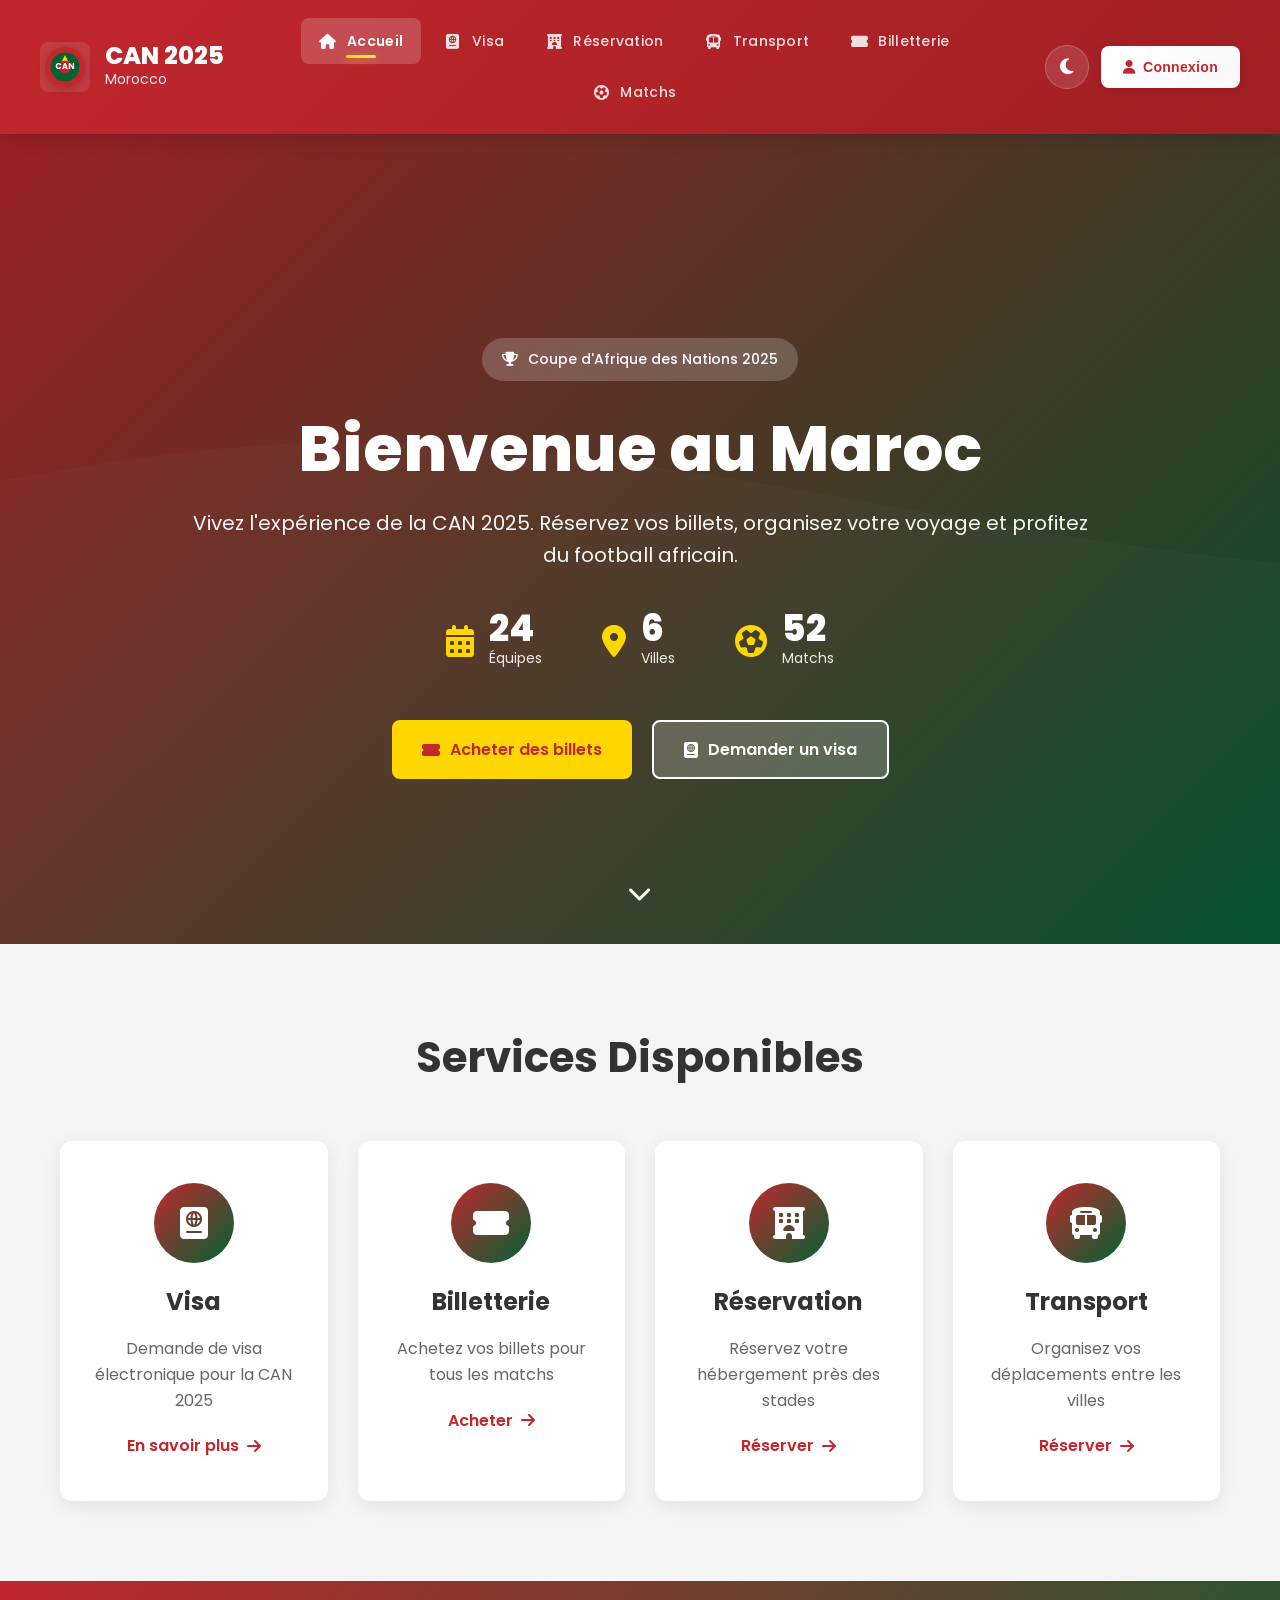
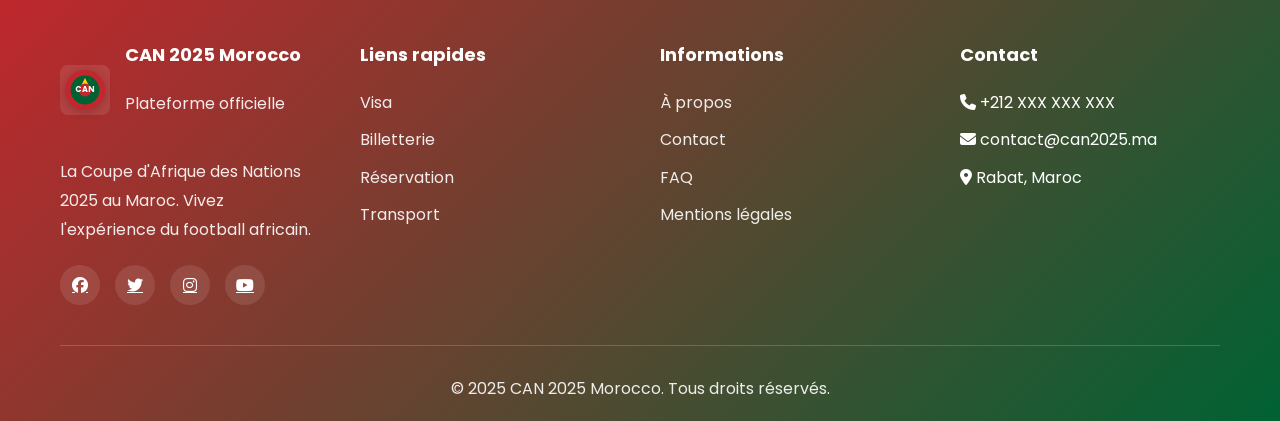
<file: index.html>
<!DOCTYPE html>
<html lang="fr">
<head>
    <meta charset="UTF-8">
    <meta name="viewport" content="width=device-width, initial-scale=1.0">
    <title>CAN 2025 Morocco - Plateforme Officielle</title>
    <link rel="stylesheet" href="style.css">
    <link rel="stylesheet" href="https://cdnjs.cloudflare.com/ajax/libs/font-awesome/6.4.0/css/all.min.css">
    <link href="https://fonts.googleapis.com/css2?family=Poppins:wght@300;400;500;600;700;800&display=swap" rel="stylesheet">
</head>
<body>
    <!-- Navigation -->
    <nav class="navbar">
        <div class="nav-container">
            <a href="index.html" class="nav-logo" style="text-decoration: none; display: flex; align-items: center; gap: 15px;">
                <div class="logo-holder">
                    <svg width="50" height="50" viewBox="0 0 50 50" fill="none" xmlns="http://www.w3.org/2000/svg">
                        <circle cx="25" cy="25" r="25" fill="#C1272D"/>
                        <circle cx="25" cy="25" r="18" fill="#006233"/>
                        <path d="M25 10 L30 20 L25 25 L20 20 Z" fill="#FFD700"/>
                        <circle cx="25" cy="25" r="8" fill="#C1272D"/>
                        <text x="25" y="28" font-size="10" fill="white" text-anchor="middle" font-weight="bold">CAN</text>
                    </svg>
                </div>
                <div class="logo-text">
                    <span class="logo-title">CAN 2025</span>
                    <span class="logo-subtitle">Morocco</span>
                </div>
            </a>
            <div class="nav-menu" id="navMenu">
                <a href="index.html" class="nav-link active">
                    <i class="fas fa-home"></i>
                    Accueil
                </a>
                <a href="visa.html" class="nav-link">
                    <i class="fas fa-passport"></i>
                    Visa
                </a>
                <a href="reservation.html" class="nav-link">
                    <i class="fas fa-hotel"></i>
                    Réservation
                </a>
                <a href="transport.html" class="nav-link">
                    <i class="fas fa-bus"></i>
                    Transport
                </a>
                <a href="billetterie.html" class="nav-link">
                    <i class="fas fa-ticket-alt"></i>
                    Billetterie
                </a>
                <a href="matchs.html" class="nav-link">
                    <i class="fas fa-futbol"></i>
                    Matchs
                </a>
            </div>
            <div class="nav-actions">
                <button class="btn-dark-mode" id="darkModeToggle" title="Mode sombre">
                    <i class="fas fa-moon"></i>
                </button>
                <button class="btn-login">
                    <i class="fas fa-user"></i>
                    Connexion
                </button>
            </div>
            <button class="nav-toggle" id="navToggle">
                <i class="fas fa-bars"></i>
            </button>
        </div>
    </nav>

    <!-- Hero Section -->
    <section id="accueil" class="hero-section">
        <div class="hero-overlay"></div>
        <div class="hero-content">
            <div class="hero-badge">
                <i class="fas fa-trophy"></i>
                <span>Coupe d'Afrique des Nations 2025</span>
            </div>
            <h1 class="hero-title">Bienvenue au Maroc</h1>
            <p class="hero-subtitle">Vivez l'expérience de la CAN 2025. Réservez vos billets, organisez votre voyage et profitez du football africain.</p>
            <div class="hero-stats">
                <div class="stat-item">
                    <i class="fas fa-calendar-alt"></i>
                    <div>
                        <span class="stat-number">24</span>
                        <span class="stat-label">Équipes</span>
                    </div>
                </div>
                <div class="stat-item">
                    <i class="fas fa-map-marker-alt"></i>
                    <div>
                        <span class="stat-number">6</span>
                        <span class="stat-label">Villes</span>
                    </div>
                </div>
                <div class="stat-item">
                    <i class="fas fa-futbol"></i>
                    <div>
                        <span class="stat-number">52</span>
                        <span class="stat-label">Matchs</span>
                    </div>
                </div>
            </div>
            <div class="hero-actions">
                <a href="billetterie.html" class="btn btn-primary">
                    <i class="fas fa-ticket-alt"></i>
                    Acheter des billets
                </a>
                <a href="visa.html" class="btn btn-secondary">
                    <i class="fas fa-passport"></i>
                    Demander un visa
                </a>
            </div>
        </div>
        <div class="scroll-indicator">
            <i class="fas fa-chevron-down"></i>
        </div>
    </section>

    <!-- Services Quick Access -->
    <section class="services-section">
        <div class="container">
            <h2 class="section-title">Services Disponibles</h2>
            <div class="services-grid">
                <div class="service-card" data-service="visa">
                    <div class="service-icon">
                        <i class="fas fa-passport"></i>
                    </div>
                    <h3>Visa</h3>
                    <p>Demande de visa électronique pour la CAN 2025</p>
                    <a href="visa.html" class="service-link">En savoir plus <i class="fas fa-arrow-right"></i></a>
                </div>
                <div class="service-card" data-service="billetterie">
                    <div class="service-icon">
                        <i class="fas fa-ticket-alt"></i>
                    </div>
                    <h3>Billetterie</h3>
                    <p>Achetez vos billets pour tous les matchs</p>
                    <a href="billetterie.html" class="service-link">Acheter <i class="fas fa-arrow-right"></i></a>
                </div>
                <div class="service-card" data-service="reservation">
                    <div class="service-icon">
                        <i class="fas fa-hotel"></i>
                    </div>
                    <h3>Réservation</h3>
                    <p>Réservez votre hébergement près des stades</p>
                    <a href="reservation.html" class="service-link">Réserver <i class="fas fa-arrow-right"></i></a>
                </div>
                <div class="service-card" data-service="transport">
                    <div class="service-icon">
                        <i class="fas fa-bus"></i>
                    </div>
                    <h3>Transport</h3>
                    <p>Organisez vos déplacements entre les villes</p>
                    <a href="transport.html" class="service-link">Réserver <i class="fas fa-arrow-right"></i></a>
                </div>
            </div>
        </div>
    </section>

    <!-- Footer -->
    <footer class="footer">
        <div class="container">
            <div class="footer-content">
                <div class="footer-section">
                    <div class="footer-logo">
                        <div class="logo-holder">
                            <svg width="50" height="50" viewBox="0 0 50 50" fill="none" xmlns="http://www.w3.org/2000/svg">
                                <circle cx="25" cy="25" r="25" fill="#C1272D"/>
                                <circle cx="25" cy="25" r="18" fill="#006233"/>
                                <path d="M25 10 L30 20 L25 25 L20 20 Z" fill="#FFD700"/>
                                <circle cx="25" cy="25" r="8" fill="#C1272D"/>
                                <text x="25" y="28" font-size="10" fill="white" text-anchor="middle" font-weight="bold">CAN</text>
                            </svg>
                        </div>
                        <div>
                            <h4>CAN 2025 Morocco</h4>
                            <p>Plateforme officielle</p>
                        </div>
                    </div>
                    <p>La Coupe d'Afrique des Nations 2025 au Maroc. Vivez l'expérience du football africain.</p>
                    <div class="social-links">
                        <a href="#"><i class="fab fa-facebook"></i></a>
                        <a href="#"><i class="fab fa-twitter"></i></a>
                        <a href="#"><i class="fab fa-instagram"></i></a>
                        <a href="#"><i class="fab fa-youtube"></i></a>
                    </div>
                </div>
                <div class="footer-section">
                    <h4>Liens rapides</h4>
                    <ul>
                        <li><a href="visa.html">Visa</a></li>
                        <li><a href="billetterie.html">Billetterie</a></li>
                        <li><a href="reservation.html">Réservation</a></li>
                        <li><a href="transport.html">Transport</a></li>
                    </ul>
                </div>
                <div class="footer-section">
                    <h4>Informations</h4>
                    <ul>
                        <li><a href="#">À propos</a></li>
                        <li><a href="#">Contact</a></li>
                        <li><a href="#">FAQ</a></li>
                        <li><a href="#">Mentions légales</a></li>
                    </ul>
                </div>
                <div class="footer-section">
                    <h4>Contact</h4>
                    <ul>
                        <li><i class="fas fa-phone"></i> +212 XXX XXX XXX</li>
                        <li><i class="fas fa-envelope"></i> contact@can2025.ma</li>
                        <li><i class="fas fa-map-marker-alt"></i> Rabat, Maroc</li>
                    </ul>
                </div>
            </div>
            <div class="footer-bottom">
                <p>&copy; 2025 CAN 2025 Morocco. Tous droits réservés.</p>
            </div>
        </div>
    </footer>

    <!-- Modal for booking confirmation -->
    <div id="bookingModal" class="modal">
        <div class="modal-content">
            <span class="modal-close">&times;</span>
            <div class="modal-body" id="modalBody">
                <!-- Modal content will be inserted here -->
            </div>
        </div>
    </div>

    <script src="script.js"></script>
</body>
</html>
</file>
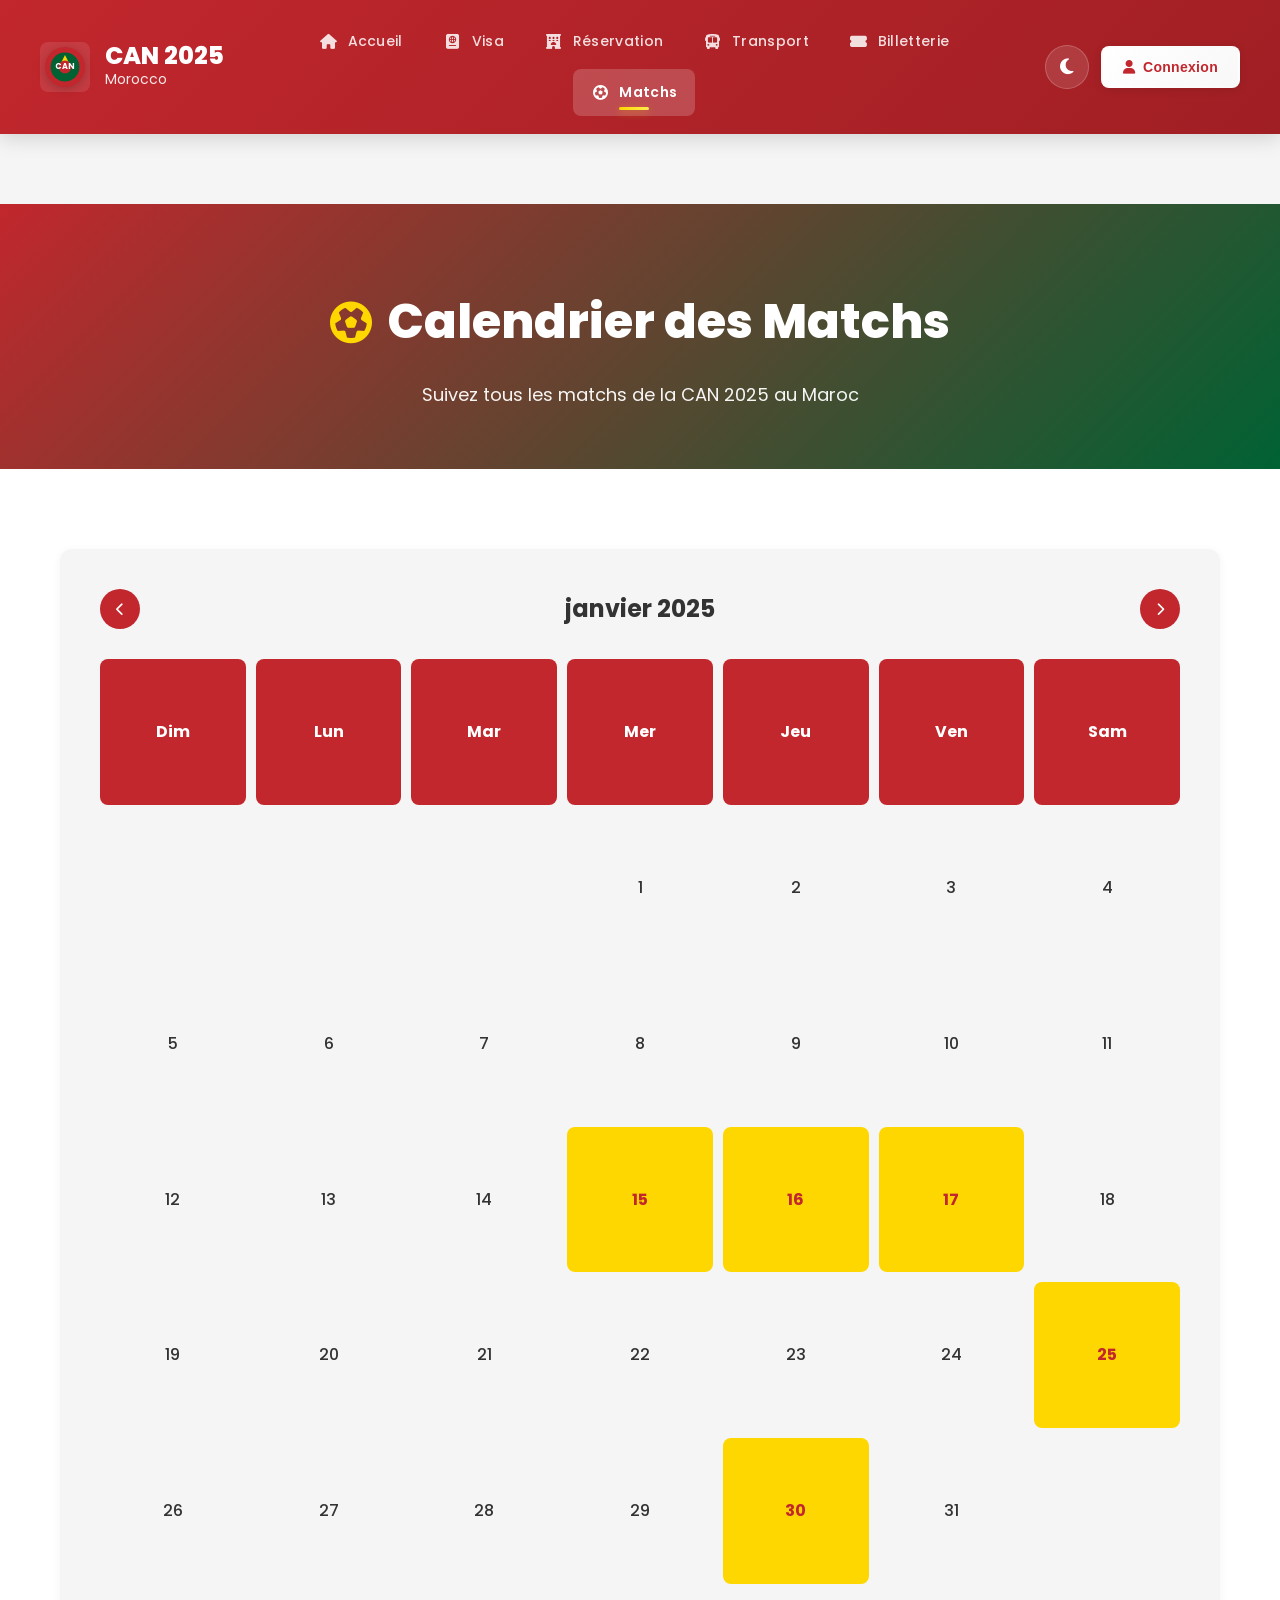
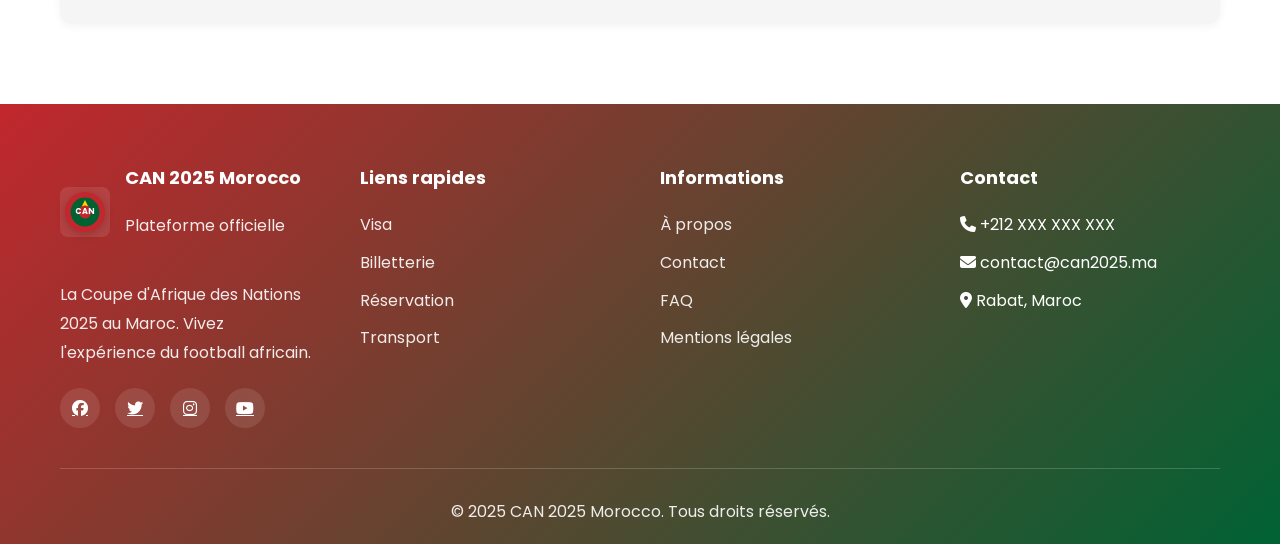
<file: matchs.html>
<!DOCTYPE html>
<html lang="fr">
<head>
    <meta charset="UTF-8">
    <meta name="viewport" content="width=device-width, initial-scale=1.0">
    <title>Matchs CAN 2025 - Calendrier des matchs</title>
    <link rel="stylesheet" href="style.css">
    <link rel="stylesheet" href="https://cdnjs.cloudflare.com/ajax/libs/font-awesome/6.4.0/css/all.min.css">
    <link href="https://fonts.googleapis.com/css2?family=Poppins:wght@300;400;500;600;700;800&display=swap" rel="stylesheet">
</head>
<body>
    <!-- Navigation -->
    <nav class="navbar">
        <div class="nav-container">
            <div class="nav-logo">
                <a href="index.html" style="display: flex; align-items: center; gap: 15px; text-decoration: none;">
                    <div class="logo-holder">
                        <svg width="50" height="50" viewBox="0 0 50 50" fill="none" xmlns="http://www.w3.org/2000/svg">
                            <circle cx="25" cy="25" r="25" fill="#C1272D"/>
                            <circle cx="25" cy="25" r="18" fill="#006233"/>
                            <path d="M25 10 L30 20 L25 25 L20 20 Z" fill="#FFD700"/>
                            <circle cx="25" cy="25" r="8" fill="#C1272D"/>
                            <text x="25" y="28" font-size="10" fill="white" text-anchor="middle" font-weight="bold">CAN</text>
                        </svg>
                    </div>
                    <div class="logo-text">
                        <span class="logo-title">CAN 2025</span>
                        <span class="logo-subtitle">Morocco</span>
                    </div>
                </a>
            </div>
            <div class="nav-menu" id="navMenu">
                <a href="index.html" class="nav-link">
                    <i class="fas fa-home"></i>
                    Accueil
                </a>
                <a href="visa.html" class="nav-link">
                    <i class="fas fa-passport"></i>
                    Visa
                </a>
                <a href="reservation.html" class="nav-link">
                    <i class="fas fa-hotel"></i>
                    Réservation
                </a>
                <a href="transport.html" class="nav-link">
                    <i class="fas fa-bus"></i>
                    Transport
                </a>
                <a href="billetterie.html" class="nav-link">
                    <i class="fas fa-ticket-alt"></i>
                    Billetterie
                </a>
                <a href="matchs.html" class="nav-link active">
                    <i class="fas fa-futbol"></i>
                    Matchs
                </a>
            </div>
            <div class="nav-actions">
                <button class="btn-dark-mode" id="darkModeToggle" title="Mode sombre">
                    <i class="fas fa-moon"></i>
                </button>
                <button class="btn-login">
                    <i class="fas fa-user"></i>
                    Connexion
                </button>
            </div>
            <button class="nav-toggle" id="navToggle">
                <i class="fas fa-bars"></i>
            </button>
        </div>
    </nav>

    <!-- Page Header -->
    <section class="page-header">
        <div class="container">
            <div class="page-header-content">
                <h1><i class="fas fa-futbol"></i> Calendrier des Matchs</h1>
                <p>Suivez tous les matchs de la CAN 2025 au Maroc</p>
            </div>
        </div>
    </section>

    <!-- Matchs Section -->
    <section class="matchs-section">
        <div class="container">
            <div class="calendar-container">
                <div class="calendar-nav">
                    <button class="calendar-btn" id="prevMonth">
                        <i class="fas fa-chevron-left"></i>
                    </button>
                    <h3 id="currentMonth">Janvier 2025</h3>
                    <button class="calendar-btn" id="nextMonth">
                        <i class="fas fa-chevron-right"></i>
                    </button>
                </div>
                <div class="calendar-grid" id="calendarGrid">
                    <!-- Calendar will be generated dynamically -->
                </div>
            </div>
        </div>
    </section>

    <!-- Footer -->
    <footer class="footer">
        <div class="container">
            <div class="footer-content">
                <div class="footer-section">
                    <div class="footer-logo">
                        <div class="logo-holder">
                            <svg width="50" height="50" viewBox="0 0 50 50" fill="none" xmlns="http://www.w3.org/2000/svg">
                                <circle cx="25" cy="25" r="25" fill="#C1272D"/>
                                <circle cx="25" cy="25" r="18" fill="#006233"/>
                                <path d="M25 10 L30 20 L25 25 L20 20 Z" fill="#FFD700"/>
                                <circle cx="25" cy="25" r="8" fill="#C1272D"/>
                                <text x="25" y="28" font-size="10" fill="white" text-anchor="middle" font-weight="bold">CAN</text>
                            </svg>
                        </div>
                        <div>
                            <h4>CAN 2025 Morocco</h4>
                            <p>Plateforme officielle</p>
                        </div>
                    </div>
                    <p>La Coupe d'Afrique des Nations 2025 au Maroc. Vivez l'expérience du football africain.</p>
                    <div class="social-links">
                        <a href="#"><i class="fab fa-facebook"></i></a>
                        <a href="#"><i class="fab fa-twitter"></i></a>
                        <a href="#"><i class="fab fa-instagram"></i></a>
                        <a href="#"><i class="fab fa-youtube"></i></a>
                    </div>
                </div>
                <div class="footer-section">
                    <h4>Liens rapides</h4>
                    <ul>
                        <li><a href="visa.html">Visa</a></li>
                        <li><a href="billetterie.html">Billetterie</a></li>
                        <li><a href="reservation.html">Réservation</a></li>
                        <li><a href="transport.html">Transport</a></li>
                    </ul>
                </div>
                <div class="footer-section">
                    <h4>Informations</h4>
                    <ul>
                        <li><a href="#">À propos</a></li>
                        <li><a href="#">Contact</a></li>
                        <li><a href="#">FAQ</a></li>
                        <li><a href="#">Mentions légales</a></li>
                    </ul>
                </div>
                <div class="footer-section">
                    <h4>Contact</h4>
                    <ul>
                        <li><i class="fas fa-phone"></i> +212 XXX XXX XXX</li>
                        <li><i class="fas fa-envelope"></i> contact@can2025.ma</li>
                        <li><i class="fas fa-map-marker-alt"></i> Rabat, Maroc</li>
                    </ul>
                </div>
            </div>
            <div class="footer-bottom">
                <p>&copy; 2025 CAN 2025 Morocco. Tous droits réservés.</p>
            </div>
        </div>
    </footer>

    <script src="script.js"></script>
</body>
</html>
</file>
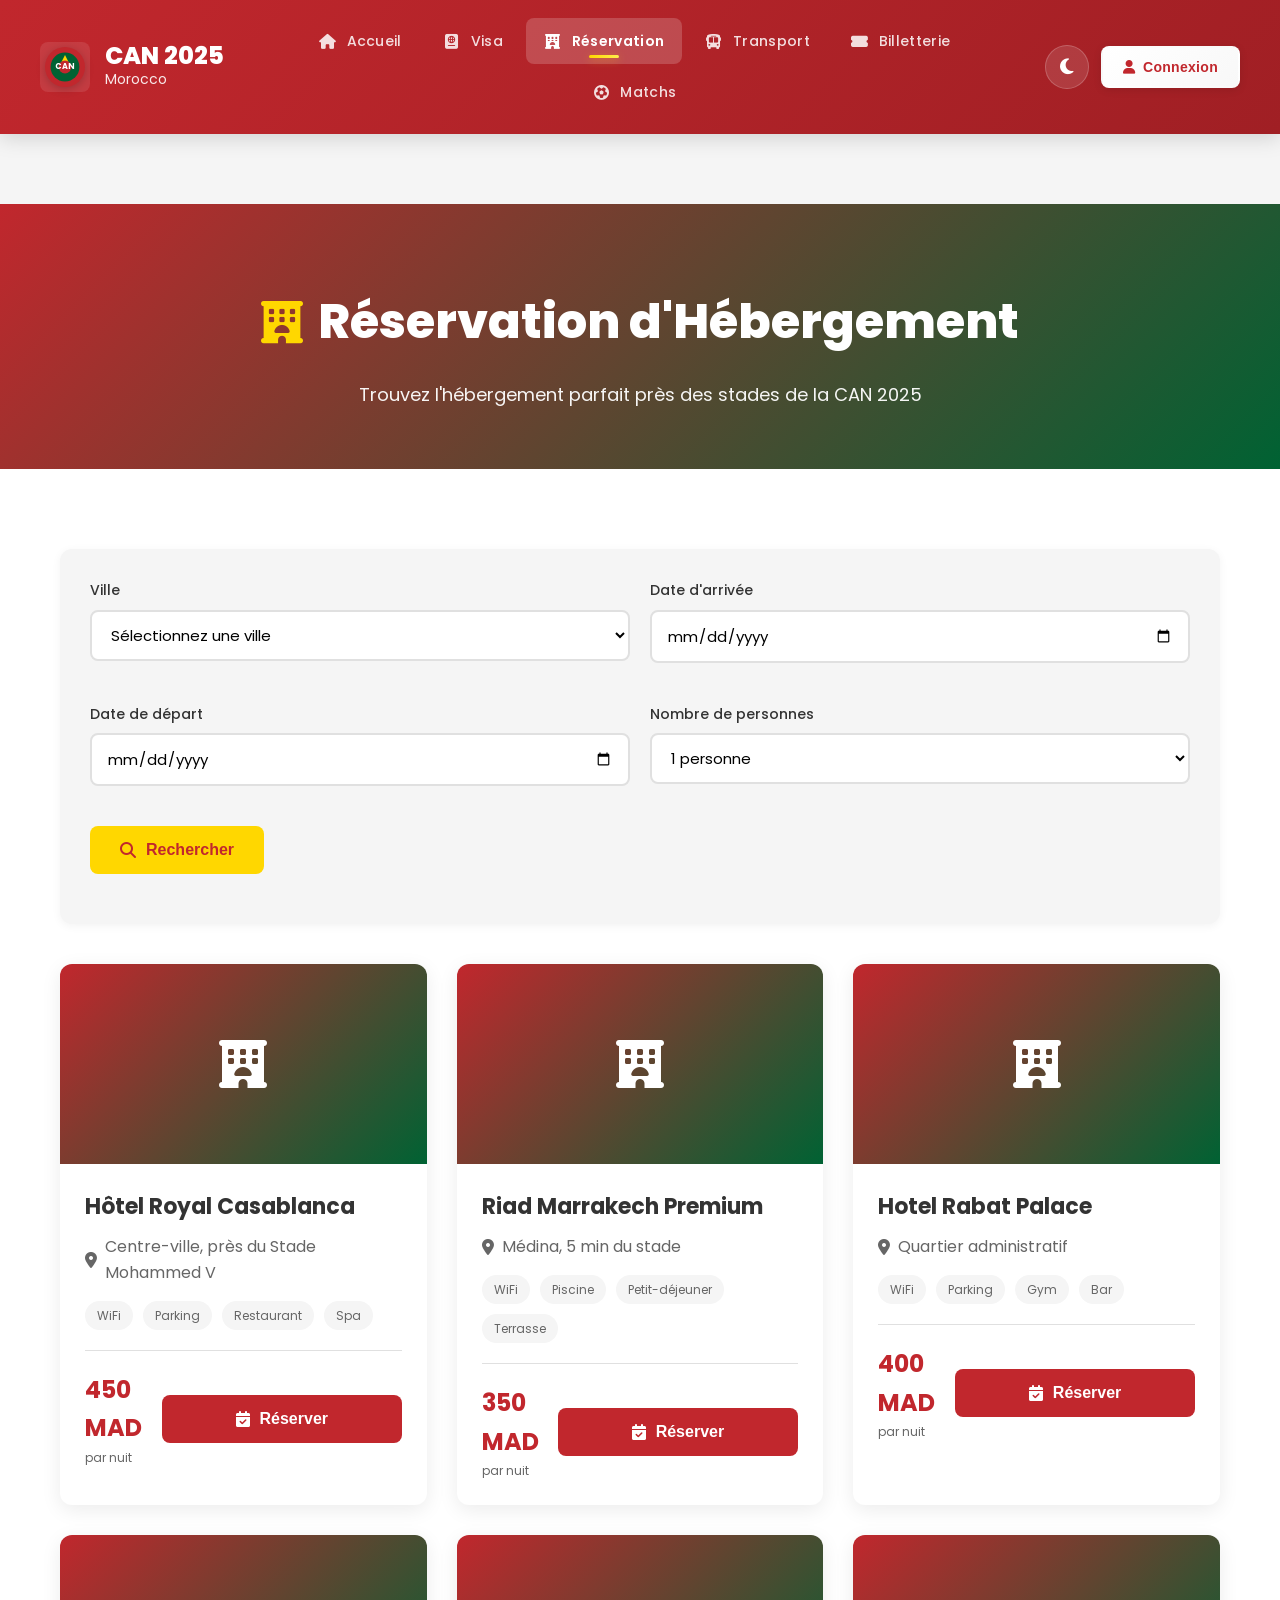
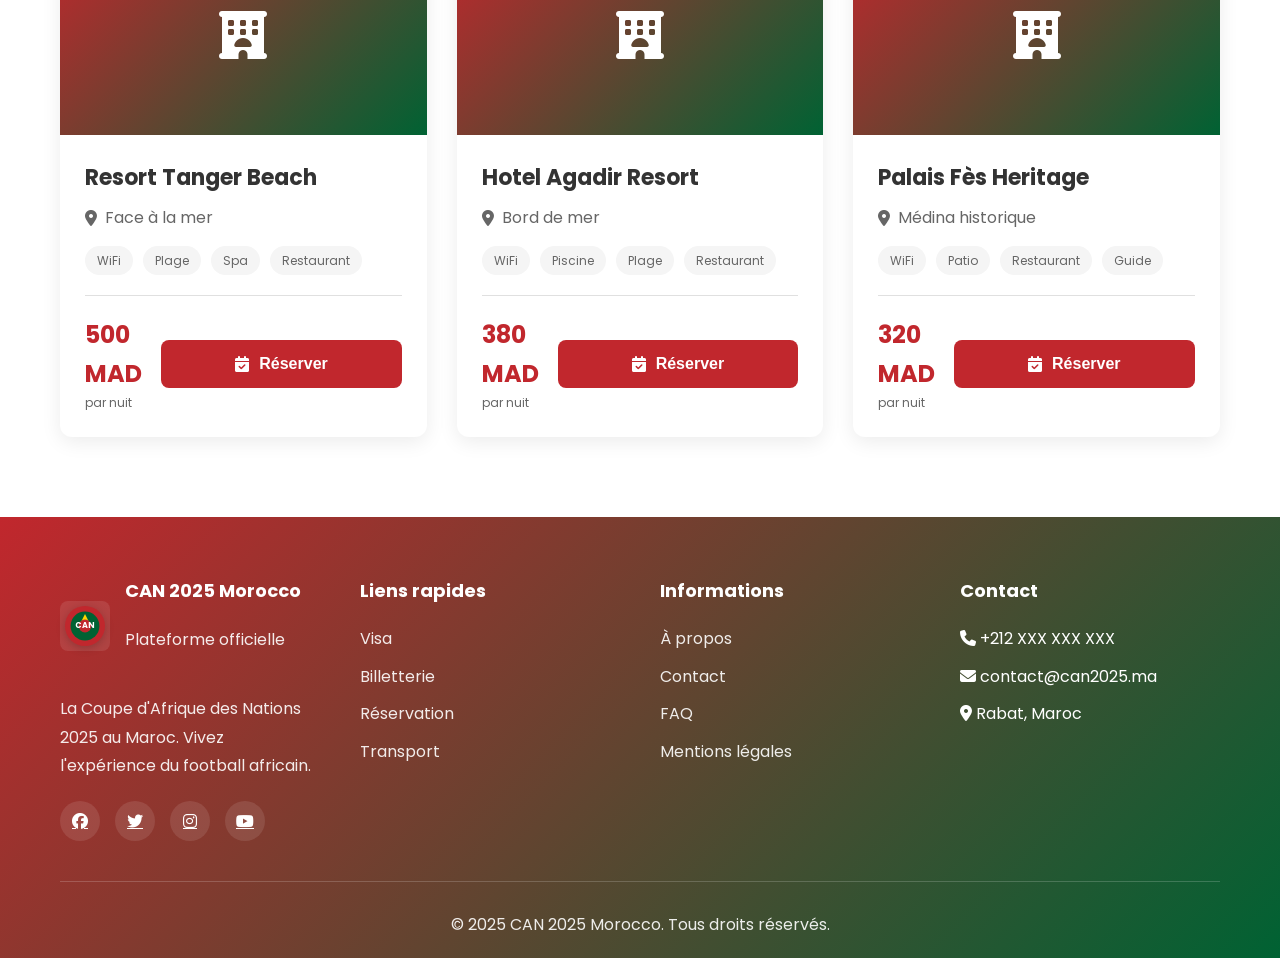
<file: reservation.html>
<!DOCTYPE html>
<html lang="fr">
<head>
    <meta charset="UTF-8">
    <meta name="viewport" content="width=device-width, initial-scale=1.0">
    <title>Réservation CAN 2025 - Hébergement</title>
    <link rel="stylesheet" href="style.css">
    <link rel="stylesheet" href="https://cdnjs.cloudflare.com/ajax/libs/font-awesome/6.4.0/css/all.min.css">
    <link href="https://fonts.googleapis.com/css2?family=Poppins:wght@300;400;500;600;700;800&display=swap" rel="stylesheet">
</head>
<body>
    <!-- Navigation -->
    <nav class="navbar">
        <div class="nav-container">
            <div class="nav-logo">
                <a href="index.html" style="display: flex; align-items: center; gap: 15px; text-decoration: none;">
                    <div class="logo-holder">
                        <svg width="50" height="50" viewBox="0 0 50 50" fill="none" xmlns="http://www.w3.org/2000/svg">
                            <circle cx="25" cy="25" r="25" fill="#C1272D"/>
                            <circle cx="25" cy="25" r="18" fill="#006233"/>
                            <path d="M25 10 L30 20 L25 25 L20 20 Z" fill="#FFD700"/>
                            <circle cx="25" cy="25" r="8" fill="#C1272D"/>
                            <text x="25" y="28" font-size="10" fill="white" text-anchor="middle" font-weight="bold">CAN</text>
                        </svg>
                    </div>
                    <div class="logo-text">
                        <span class="logo-title">CAN 2025</span>
                        <span class="logo-subtitle">Morocco</span>
                    </div>
                </a>
            </div>
            <div class="nav-menu" id="navMenu">
                <a href="index.html" class="nav-link">
                    <i class="fas fa-home"></i>
                    Accueil
                </a>
                <a href="visa.html" class="nav-link">
                    <i class="fas fa-passport"></i>
                    Visa
                </a>
                <a href="reservation.html" class="nav-link active">
                    <i class="fas fa-hotel"></i>
                    Réservation
                </a>
                <a href="transport.html" class="nav-link">
                    <i class="fas fa-bus"></i>
                    Transport
                </a>
                <a href="billetterie.html" class="nav-link">
                    <i class="fas fa-ticket-alt"></i>
                    Billetterie
                </a>
                <a href="matchs.html" class="nav-link">
                    <i class="fas fa-futbol"></i>
                    Matchs
                </a>
            </div>
            <div class="nav-actions">
                <button class="btn-dark-mode" id="darkModeToggle" title="Mode sombre">
                    <i class="fas fa-moon"></i>
                </button>
                <button class="btn-login">
                    <i class="fas fa-user"></i>
                    Connexion
                </button>
            </div>
            <button class="nav-toggle" id="navToggle">
                <i class="fas fa-bars"></i>
            </button>
        </div>
    </nav>

    <!-- Page Header -->
    <section class="page-header">
        <div class="container">
            <div class="page-header-content">
                <h1><i class="fas fa-hotel"></i> Réservation d'Hébergement</h1>
                <p>Trouvez l'hébergement parfait près des stades de la CAN 2025</p>
            </div>
        </div>
    </section>

    <!-- Réservation Section -->
    <section class="reservation-section">
        <div class="container">
            <div class="reservation-search">
                <form id="reservationForm" class="search-form">
                    <div class="form-row">
                        <div class="form-group">
                            <label>Ville</label>
                            <select id="hotel-city" name="city" required>
                                <option value="">Sélectionnez une ville</option>
                                <option value="casablanca">Casablanca</option>
                                <option value="rabat">Rabat</option>
                                <option value="marrakech">Marrakech</option>
                                <option value="tanger">Tanger</option>
                                <option value="agadir">Agadir</option>
                                <option value="fes">Fès</option>
                            </select>
                        </div>
                        <div class="form-group">
                            <label>Date d'arrivée</label>
                            <input type="date" id="hotel-checkin" name="checkin" required>
                        </div>
                        <div class="form-group">
                            <label>Date de départ</label>
                            <input type="date" id="hotel-checkout" name="checkout" required>
                        </div>
                        <div class="form-group">
                            <label>Nombre de personnes</label>
                            <select id="hotel-guests" name="guests" required>
                                <option value="1">1 personne</option>
                                <option value="2">2 personnes</option>
                                <option value="3">3 personnes</option>
                                <option value="4">4 personnes</option>
                                <option value="5+">5+ personnes</option>
                            </select>
                        </div>
                        <div class="form-group">
                            <button type="submit" class="btn btn-primary">
                                <i class="fas fa-search"></i>
                                Rechercher
                            </button>
                        </div>
                    </div>
                </form>
            </div>
            <div class="hotels-grid" id="hotelsGrid">
                <!-- Hotels will be dynamically generated -->
            </div>
        </div>
    </section>

    <!-- Footer -->
    <footer class="footer">
        <div class="container">
            <div class="footer-content">
                <div class="footer-section">
                    <div class="footer-logo">
                        <div class="logo-holder">
                            <svg width="50" height="50" viewBox="0 0 50 50" fill="none" xmlns="http://www.w3.org/2000/svg">
                                <circle cx="25" cy="25" r="25" fill="#C1272D"/>
                                <circle cx="25" cy="25" r="18" fill="#006233"/>
                                <path d="M25 10 L30 20 L25 25 L20 20 Z" fill="#FFD700"/>
                                <circle cx="25" cy="25" r="8" fill="#C1272D"/>
                                <text x="25" y="28" font-size="10" fill="white" text-anchor="middle" font-weight="bold">CAN</text>
                            </svg>
                        </div>
                        <div>
                            <h4>CAN 2025 Morocco</h4>
                            <p>Plateforme officielle</p>
                        </div>
                    </div>
                    <p>La Coupe d'Afrique des Nations 2025 au Maroc. Vivez l'expérience du football africain.</p>
                    <div class="social-links">
                        <a href="#"><i class="fab fa-facebook"></i></a>
                        <a href="#"><i class="fab fa-twitter"></i></a>
                        <a href="#"><i class="fab fa-instagram"></i></a>
                        <a href="#"><i class="fab fa-youtube"></i></a>
                    </div>
                </div>
                <div class="footer-section">
                    <h4>Liens rapides</h4>
                    <ul>
                        <li><a href="visa.html">Visa</a></li>
                        <li><a href="billetterie.html">Billetterie</a></li>
                        <li><a href="reservation.html">Réservation</a></li>
                        <li><a href="transport.html">Transport</a></li>
                    </ul>
                </div>
                <div class="footer-section">
                    <h4>Informations</h4>
                    <ul>
                        <li><a href="#">À propos</a></li>
                        <li><a href="#">Contact</a></li>
                        <li><a href="#">FAQ</a></li>
                        <li><a href="#">Mentions légales</a></li>
                    </ul>
                </div>
                <div class="footer-section">
                    <h4>Contact</h4>
                    <ul>
                        <li><i class="fas fa-phone"></i> +212 XXX XXX XXX</li>
                        <li><i class="fas fa-envelope"></i> contact@can2025.ma</li>
                        <li><i class="fas fa-map-marker-alt"></i> Rabat, Maroc</li>
                    </ul>
                </div>
            </div>
            <div class="footer-bottom">
                <p>&copy; 2025 CAN 2025 Morocco. Tous droits réservés.</p>
            </div>
        </div>
    </footer>

    <!-- Modal -->
    <div id="bookingModal" class="modal">
        <div class="modal-content">
            <span class="modal-close">&times;</span>
            <div class="modal-body" id="modalBody"></div>
        </div>
    </div>

    <script src="script.js"></script>
</body>
</html>
</file>
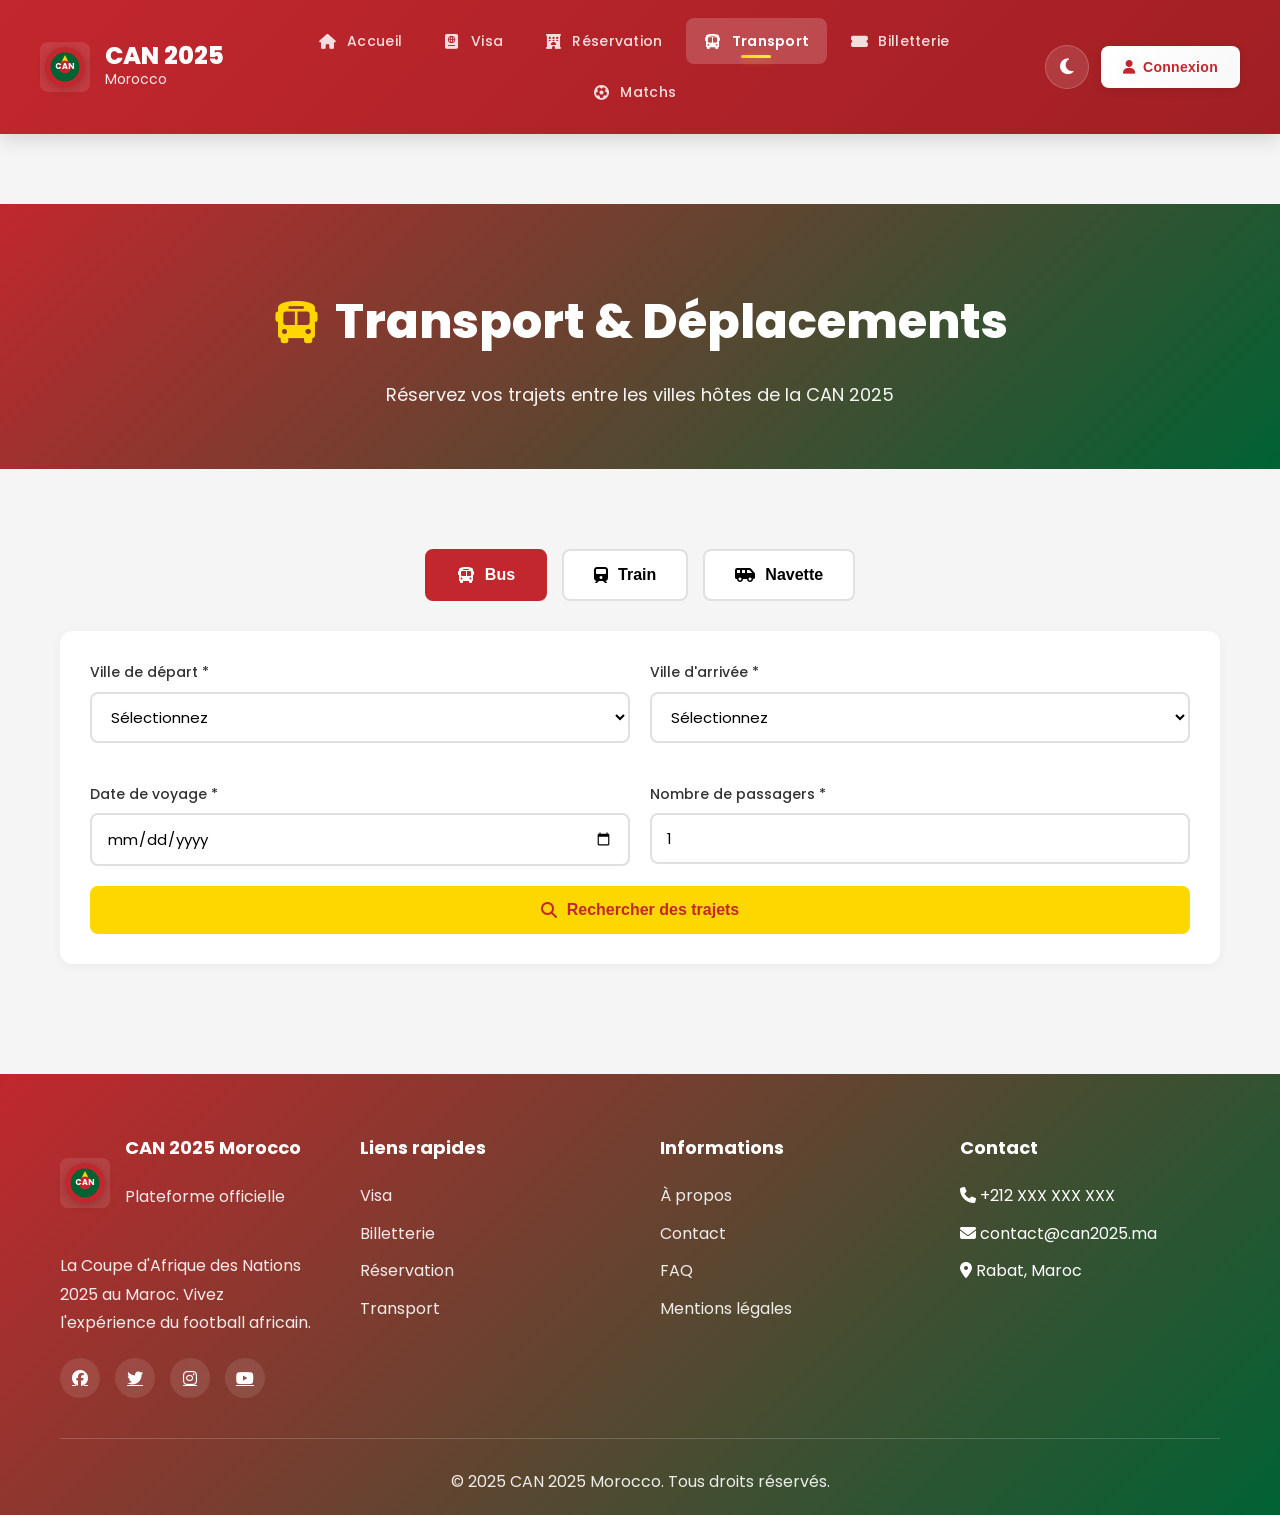
<file: transport.html>
<!DOCTYPE html>
<html lang="fr">
<head>
    <meta charset="UTF-8">
    <meta name="viewport" content="width=device-width, initial-scale=1.0">
    <title>Transport CAN 2025 - Réservation de transport</title>
    <link rel="stylesheet" href="style.css">
    <link rel="stylesheet" href="https://cdnjs.cloudflare.com/ajax/libs/font-awesome/6.4.0/css/all.min.css">
    <link href="https://fonts.googleapis.com/css2?family=Poppins:wght@300;400;500;600;700;800&display=swap" rel="stylesheet">
</head>
<body>
    <!-- Navigation -->
    <nav class="navbar">
        <div class="nav-container">
            <div class="nav-logo">
                <a href="index.html" style="display: flex; align-items: center; gap: 15px; text-decoration: none;">
                    <div class="logo-holder">
                        <svg width="50" height="50" viewBox="0 0 50 50" fill="none" xmlns="http://www.w3.org/2000/svg">
                            <circle cx="25" cy="25" r="25" fill="#C1272D"/>
                            <circle cx="25" cy="25" r="18" fill="#006233"/>
                            <path d="M25 10 L30 20 L25 25 L20 20 Z" fill="#FFD700"/>
                            <circle cx="25" cy="25" r="8" fill="#C1272D"/>
                            <text x="25" y="28" font-size="10" fill="white" text-anchor="middle" font-weight="bold">CAN</text>
                        </svg>
                    </div>
                    <div class="logo-text">
                        <span class="logo-title">CAN 2025</span>
                        <span class="logo-subtitle">Morocco</span>
                    </div>
                </a>
            </div>
            <div class="nav-menu" id="navMenu">
                <a href="index.html" class="nav-link">
                    <i class="fas fa-home"></i>
                    Accueil
                </a>
                <a href="visa.html" class="nav-link">
                    <i class="fas fa-passport"></i>
                    Visa
                </a>
                <a href="reservation.html" class="nav-link">
                    <i class="fas fa-hotel"></i>
                    Réservation
                </a>
                <a href="transport.html" class="nav-link active">
                    <i class="fas fa-bus"></i>
                    Transport
                </a>
                <a href="billetterie.html" class="nav-link">
                    <i class="fas fa-ticket-alt"></i>
                    Billetterie
                </a>
                <a href="matchs.html" class="nav-link">
                    <i class="fas fa-futbol"></i>
                    Matchs
                </a>
            </div>
            <div class="nav-actions">
                <button class="btn-dark-mode" id="darkModeToggle" title="Mode sombre">
                    <i class="fas fa-moon"></i>
                </button>
                <button class="btn-login">
                    <i class="fas fa-user"></i>
                    Connexion
                </button>
            </div>
            <button class="nav-toggle" id="navToggle">
                <i class="fas fa-bars"></i>
            </button>
        </div>
    </nav>

    <!-- Page Header -->
    <section class="page-header">
        <div class="container">
            <div class="page-header-content">
                <h1><i class="fas fa-bus"></i> Transport & Déplacements</h1>
                <p>Réservez vos trajets entre les villes hôtes de la CAN 2025</p>
            </div>
        </div>
    </section>

    <!-- Transport Section -->
    <section class="transport-section">
        <div class="container">
            <div class="transport-options">
                <div class="transport-tabs">
                    <button class="transport-tab active" data-transport="bus">
                        <i class="fas fa-bus"></i>
                        Bus
                    </button>
                    <button class="transport-tab" data-transport="train">
                        <i class="fas fa-train"></i>
                        Train
                    </button>
                    <button class="transport-tab" data-transport="shuttle">
                        <i class="fas fa-shuttle-van"></i>
                        Navette
                    </button>
                </div>
                <div class="transport-form-container">
                    <form id="transportForm" class="transport-form">
                        <div class="form-row">
                            <div class="form-group">
                                <label>Ville de départ *</label>
                                <select id="transport-from" name="from" required>
                                    <option value="">Sélectionnez</option>
                                    <option value="casablanca">Casablanca</option>
                                    <option value="rabat">Rabat</option>
                                    <option value="marrakech">Marrakech</option>
                                    <option value="tanger">Tanger</option>
                                    <option value="agadir">Agadir</option>
                                    <option value="fes">Fès</option>
                                </select>
                            </div>
                            <div class="form-group">
                                <label>Ville d'arrivée *</label>
                                <select id="transport-to" name="to" required>
                                    <option value="">Sélectionnez</option>
                                    <option value="casablanca">Casablanca</option>
                                    <option value="rabat">Rabat</option>
                                    <option value="marrakech">Marrakech</option>
                                    <option value="tanger">Tanger</option>
                                    <option value="agadir">Agadir</option>
                                    <option value="fes">Fès</option>
                                </select>
                            </div>
                            <div class="form-group">
                                <label>Date de voyage *</label>
                                <input type="date" id="transport-date" name="date" required>
                            </div>
                            <div class="form-group">
                                <label>Nombre de passagers *</label>
                                <input type="number" id="transport-passengers" name="passengers" min="1" max="10" value="1" required>
                            </div>
                        </div>
                        <button type="submit" class="btn btn-primary btn-block">
                            <i class="fas fa-search"></i>
                            Rechercher des trajets
                        </button>
                    </form>
                </div>
                <div class="transport-results" id="transportResults">
                    <!-- Transport results will be shown here -->
                </div>
            </div>
        </div>
    </section>

    <!-- Footer -->
    <footer class="footer">
        <div class="container">
            <div class="footer-content">
                <div class="footer-section">
                    <div class="footer-logo">
                        <div class="logo-holder">
                            <svg width="50" height="50" viewBox="0 0 50 50" fill="none" xmlns="http://www.w3.org/2000/svg">
                                <circle cx="25" cy="25" r="25" fill="#C1272D"/>
                                <circle cx="25" cy="25" r="18" fill="#006233"/>
                                <path d="M25 10 L30 20 L25 25 L20 20 Z" fill="#FFD700"/>
                                <circle cx="25" cy="25" r="8" fill="#C1272D"/>
                                <text x="25" y="28" font-size="10" fill="white" text-anchor="middle" font-weight="bold">CAN</text>
                            </svg>
                        </div>
                        <div>
                            <h4>CAN 2025 Morocco</h4>
                            <p>Plateforme officielle</p>
                        </div>
                    </div>
                    <p>La Coupe d'Afrique des Nations 2025 au Maroc. Vivez l'expérience du football africain.</p>
                    <div class="social-links">
                        <a href="#"><i class="fab fa-facebook"></i></a>
                        <a href="#"><i class="fab fa-twitter"></i></a>
                        <a href="#"><i class="fab fa-instagram"></i></a>
                        <a href="#"><i class="fab fa-youtube"></i></a>
                    </div>
                </div>
                <div class="footer-section">
                    <h4>Liens rapides</h4>
                    <ul>
                        <li><a href="visa.html">Visa</a></li>
                        <li><a href="billetterie.html">Billetterie</a></li>
                        <li><a href="reservation.html">Réservation</a></li>
                        <li><a href="transport.html">Transport</a></li>
                    </ul>
                </div>
                <div class="footer-section">
                    <h4>Informations</h4>
                    <ul>
                        <li><a href="#">À propos</a></li>
                        <li><a href="#">Contact</a></li>
                        <li><a href="#">FAQ</a></li>
                        <li><a href="#">Mentions légales</a></li>
                    </ul>
                </div>
                <div class="footer-section">
                    <h4>Contact</h4>
                    <ul>
                        <li><i class="fas fa-phone"></i> +212 XXX XXX XXX</li>
                        <li><i class="fas fa-envelope"></i> contact@can2025.ma</li>
                        <li><i class="fas fa-map-marker-alt"></i> Rabat, Maroc</li>
                    </ul>
                </div>
            </div>
            <div class="footer-bottom">
                <p>&copy; 2025 CAN 2025 Morocco. Tous droits réservés.</p>
            </div>
        </div>
    </footer>

    <!-- Modal -->
    <div id="bookingModal" class="modal">
        <div class="modal-content">
            <span class="modal-close">&times;</span>
            <div class="modal-body" id="modalBody"></div>
        </div>
    </div>

    <script src="script.js"></script>
</body>
</html>
</file>
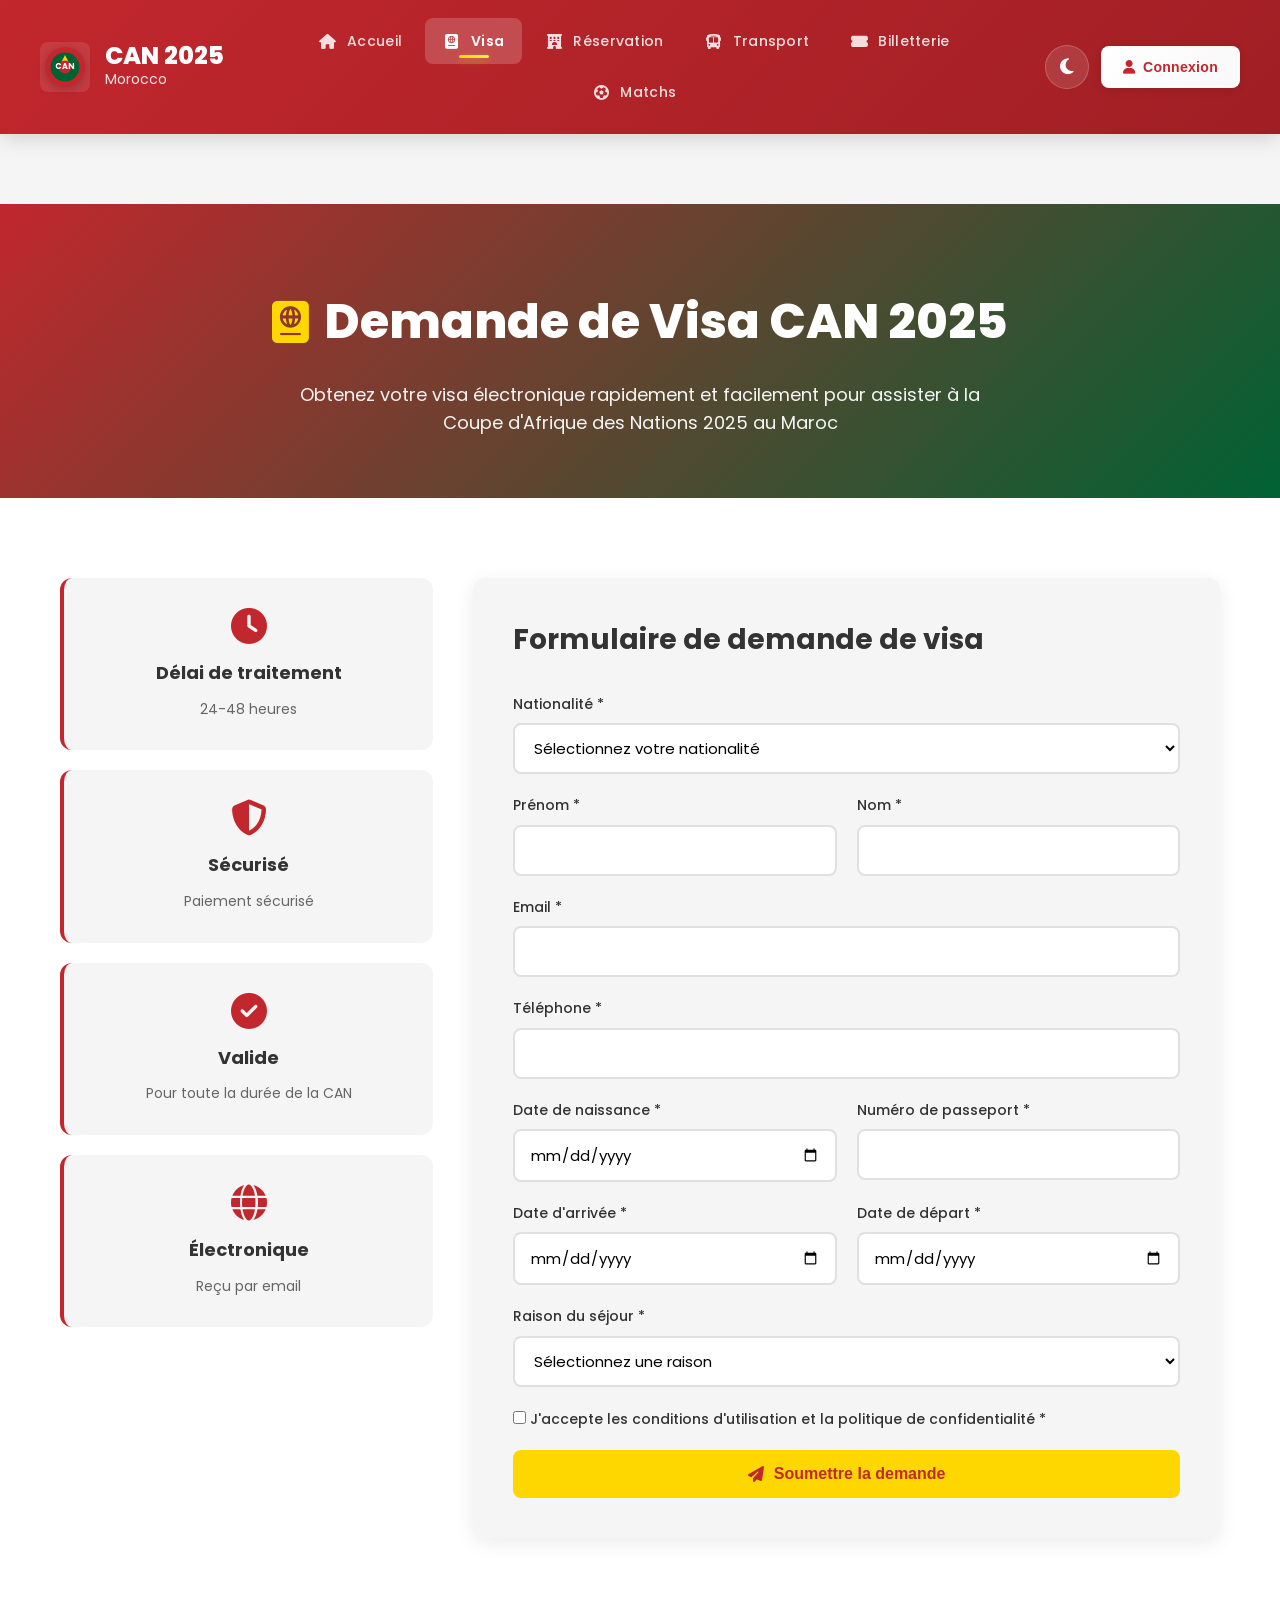
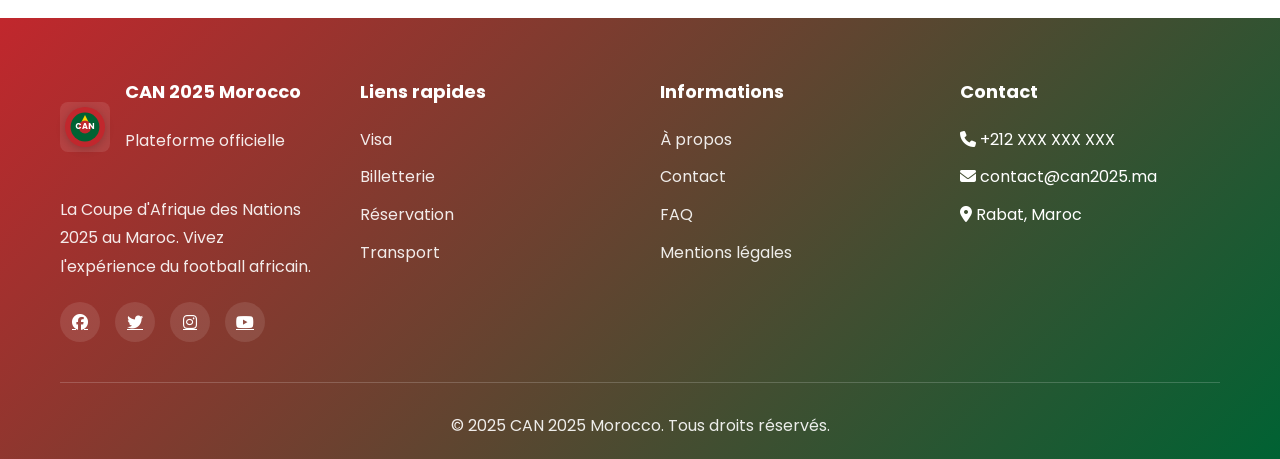
<file: visa.html>
<!DOCTYPE html>
<html lang="fr">
<head>
    <meta charset="UTF-8">
    <meta name="viewport" content="width=device-width, initial-scale=1.0">
    <title>Visa CAN 2025 - Demande de Visa</title>
    <link rel="stylesheet" href="style.css">
    <link rel="stylesheet" href="https://cdnjs.cloudflare.com/ajax/libs/font-awesome/6.4.0/css/all.min.css">
    <link href="https://fonts.googleapis.com/css2?family=Poppins:wght@300;400;500;600;700;800&display=swap" rel="stylesheet">
</head>
<body>
    <!-- Navigation -->
    <nav class="navbar">
        <div class="nav-container">
            <div class="nav-logo">
                <a href="index.html" style="display: flex; align-items: center; gap: 15px; text-decoration: none;">
                    <div class="logo-holder">
                        <svg width="50" height="50" viewBox="0 0 50 50" fill="none" xmlns="http://www.w3.org/2000/svg">
                            <circle cx="25" cy="25" r="25" fill="#C1272D"/>
                            <circle cx="25" cy="25" r="18" fill="#006233"/>
                            <path d="M25 10 L30 20 L25 25 L20 20 Z" fill="#FFD700"/>
                            <circle cx="25" cy="25" r="8" fill="#C1272D"/>
                            <text x="25" y="28" font-size="10" fill="white" text-anchor="middle" font-weight="bold">CAN</text>
                        </svg>
                    </div>
                    <div class="logo-text">
                        <span class="logo-title">CAN 2025</span>
                        <span class="logo-subtitle">Morocco</span>
                    </div>
                </a>
            </div>
            <div class="nav-menu" id="navMenu">
                <a href="index.html" class="nav-link">
                    <i class="fas fa-home"></i>
                    Accueil
                </a>
                <a href="visa.html" class="nav-link active">
                    <i class="fas fa-passport"></i>
                    Visa
                </a>
                <a href="reservation.html" class="nav-link">
                    <i class="fas fa-hotel"></i>
                    Réservation
                </a>
                <a href="transport.html" class="nav-link">
                    <i class="fas fa-bus"></i>
                    Transport
                </a>
                <a href="billetterie.html" class="nav-link">
                    <i class="fas fa-ticket-alt"></i>
                    Billetterie
                </a>
                <a href="matchs.html" class="nav-link">
                    <i class="fas fa-futbol"></i>
                    Matchs
                </a>
            </div>
            <div class="nav-actions">
                <button class="btn-dark-mode" id="darkModeToggle" title="Mode sombre">
                    <i class="fas fa-moon"></i>
                </button>
                <button class="btn-login">
                    <i class="fas fa-user"></i>
                    Connexion
                </button>
            </div>
            <button class="nav-toggle" id="navToggle">
                <i class="fas fa-bars"></i>
            </button>
        </div>
    </nav>

    <!-- Page Header -->
    <section class="page-header">
        <div class="container">
            <div class="page-header-content">
                <h1><i class="fas fa-passport"></i> Demande de Visa CAN 2025</h1>
                <p>Obtenez votre visa électronique rapidement et facilement pour assister à la Coupe d'Afrique des Nations 2025 au Maroc</p>
            </div>
        </div>
    </section>

    <!-- Visa Section -->
    <section class="visa-section">
        <div class="container">
            <div class="visa-content">
                <div class="visa-info">
                    <div class="info-card">
                        <i class="fas fa-clock"></i>
                        <h4>Délai de traitement</h4>
                        <p>24-48 heures</p>
                    </div>
                    <div class="info-card">
                        <i class="fas fa-shield-alt"></i>
                        <h4>Sécurisé</h4>
                        <p>Paiement sécurisé</p>
                    </div>
                    <div class="info-card">
                        <i class="fas fa-check-circle"></i>
                        <h4>Valide</h4>
                        <p>Pour toute la durée de la CAN</p>
                    </div>
                    <div class="info-card">
                        <i class="fas fa-globe"></i>
                        <h4>Électronique</h4>
                        <p>Reçu par email</p>
                    </div>
                </div>
                <div class="visa-form-container">
                    <form id="visaForm" class="visa-form">
                        <h3>Formulaire de demande de visa</h3>
                        <div class="form-group">
                            <label for="visa-nationality">Nationalité *</label>
                            <select id="visa-nationality" name="nationality" required>
                                <option value="">Sélectionnez votre nationalité</option>
                                <option value="algerie">Algérie</option>
                                <option value="cameroun">Cameroun</option>
                                <option value="cote-ivoire">Côte d'Ivoire</option>
                                <option value="egypte">Égypte</option>
                                <option value="ghana">Ghana</option>
                                <option value="mali">Mali</option>
                                <option value="maroc">Maroc</option>
                                <option value="nigeria">Nigeria</option>
                                <option value="senegal">Sénégal</option>
                                <option value="tunisie">Tunisie</option>
                                <option value="autre">Autre</option>
                            </select>
                        </div>
                        <div class="form-row">
                            <div class="form-group">
                                <label for="visa-firstname">Prénom *</label>
                                <input type="text" id="visa-firstname" name="firstname" required>
                            </div>
                            <div class="form-group">
                                <label for="visa-lastname">Nom *</label>
                                <input type="text" id="visa-lastname" name="lastname" required>
                            </div>
                        </div>
                        <div class="form-group">
                            <label for="visa-email">Email *</label>
                            <input type="email" id="visa-email" name="email" required>
                        </div>
                        <div class="form-group">
                            <label for="visa-phone">Téléphone *</label>
                            <input type="tel" id="visa-phone" name="phone" required>
                        </div>
                        <div class="form-row">
                            <div class="form-group">
                                <label for="visa-birthdate">Date de naissance *</label>
                                <input type="date" id="visa-birthdate" name="birthdate" required>
                            </div>
                            <div class="form-group">
                                <label for="visa-passport">Numéro de passeport *</label>
                                <input type="text" id="visa-passport" name="passport" required>
                            </div>
                        </div>
                        <div class="form-row">
                            <div class="form-group">
                                <label for="visa-arrival">Date d'arrivée *</label>
                                <input type="date" id="visa-arrival" name="arrival" required>
                            </div>
                            <div class="form-group">
                                <label for="visa-departure">Date de départ *</label>
                                <input type="date" id="visa-departure" name="departure" required>
                            </div>
                        </div>
                        <div class="form-group">
                            <label for="visa-purpose">Raison du séjour *</label>
                            <select id="visa-purpose" name="purpose" required>
                                <option value="">Sélectionnez une raison</option>
                                <option value="spectateur">Spectateur CAN 2025</option>
                                <option value="journaliste">Journaliste</option>
                                <option value="officiel">Personnel officiel</option>
                                <option value="autre">Autre</option>
                            </select>
                        </div>
                        <div class="form-group">
                            <label class="checkbox-label">
                                <input type="checkbox" required>
                                <span>J'accepte les conditions d'utilisation et la politique de confidentialité *</span>
                            </label>
                        </div>
                        <button type="submit" class="btn btn-primary btn-block">
                            <i class="fas fa-paper-plane"></i>
                            Soumettre la demande
                        </button>
                    </form>
                </div>
            </div>
        </div>
    </section>

    <!-- Footer -->
    <footer class="footer">
        <div class="container">
            <div class="footer-content">
                <div class="footer-section">
                    <div class="footer-logo">
                        <div class="logo-holder">
                            <svg width="50" height="50" viewBox="0 0 50 50" fill="none" xmlns="http://www.w3.org/2000/svg">
                                <circle cx="25" cy="25" r="25" fill="#C1272D"/>
                                <circle cx="25" cy="25" r="18" fill="#006233"/>
                                <path d="M25 10 L30 20 L25 25 L20 20 Z" fill="#FFD700"/>
                                <circle cx="25" cy="25" r="8" fill="#C1272D"/>
                                <text x="25" y="28" font-size="10" fill="white" text-anchor="middle" font-weight="bold">CAN</text>
                            </svg>
                        </div>
                        <div>
                            <h4>CAN 2025 Morocco</h4>
                            <p>Plateforme officielle</p>
                        </div>
                    </div>
                    <p>La Coupe d'Afrique des Nations 2025 au Maroc. Vivez l'expérience du football africain.</p>
                    <div class="social-links">
                        <a href="#"><i class="fab fa-facebook"></i></a>
                        <a href="#"><i class="fab fa-twitter"></i></a>
                        <a href="#"><i class="fab fa-instagram"></i></a>
                        <a href="#"><i class="fab fa-youtube"></i></a>
                    </div>
                </div>
                <div class="footer-section">
                    <h4>Liens rapides</h4>
                    <ul>
                        <li><a href="visa.html">Visa</a></li>
                        <li><a href="billetterie.html">Billetterie</a></li>
                        <li><a href="reservation.html">Réservation</a></li>
                        <li><a href="transport.html">Transport</a></li>
                    </ul>
                </div>
                <div class="footer-section">
                    <h4>Informations</h4>
                    <ul>
                        <li><a href="#">À propos</a></li>
                        <li><a href="#">Contact</a></li>
                        <li><a href="#">FAQ</a></li>
                        <li><a href="#">Mentions légales</a></li>
                    </ul>
                </div>
                <div class="footer-section">
                    <h4>Contact</h4>
                    <ul>
                        <li><i class="fas fa-phone"></i> +212 XXX XXX XXX</li>
                        <li><i class="fas fa-envelope"></i> contact@can2025.ma</li>
                        <li><i class="fas fa-map-marker-alt"></i> Rabat, Maroc</li>
                    </ul>
                </div>
            </div>
            <div class="footer-bottom">
                <p>&copy; 2025 CAN 2025 Morocco. Tous droits réservés.</p>
            </div>
        </div>
    </footer>

    <!-- Modal -->
    <div id="bookingModal" class="modal">
        <div class="modal-content">
            <span class="modal-close">&times;</span>
            <div class="modal-body" id="modalBody"></div>
        </div>
    </div>

    <script src="script.js"></script>
</body>
</html>
</file>
<file: style.css>
* {
    margin: 0;
    padding: 0;
    box-sizing: border-box;
}

:root {
    --primary-color: #C1272D;
    --secondary-color: #006233;
    --accent-color: #FFD700;
    --dark-bg: #1a1a1a;
    --light-bg: #f5f5f5;
    --card-bg: #ffffff;
    --text-primary: #333333;
    --text-secondary: #666666;
    --border-color: #e0e0e0;
    --success-color: #28a745;
    --warning-color: #ffc107;
    --error-color: #dc3545;
}

/* Dark Mode Variables */
[data-theme="dark"] {
    --light-bg: #1a1a1a;
    --card-bg: #2a2a2a;
    --text-primary: #e0e0e0;
    --text-secondary: #b0b0b0;
    --border-color: #3a3a3a;
    --dark-bg: #0f0f0f;
}

body {
    font-family: 'Poppins', sans-serif;
    color: var(--text-primary);
    line-height: 1.6;
    overflow-x: hidden;
    background-color: var(--light-bg);
    transition: background-color 0.3s ease, color 0.3s ease;
}

[data-theme="dark"] body {
    background-color: var(--dark-bg);
}

/* Dark Mode Styles */
[data-theme="dark"] .services-section,
[data-theme="dark"] .visa-section,
[data-theme="dark"] .billetterie-section,
[data-theme="dark"] .reservation-section,
[data-theme="dark"] .transport-section,
[data-theme="dark"] .matchs-section {
    background-color: var(--dark-bg);
}

[data-theme="dark"] .services-section {
    background-color: var(--dark-bg);
}

[data-theme="dark"] .service-card,
[data-theme="dark"] .match-card,
[data-theme="dark"] .hotel-card,
[data-theme="dark"] .transport-result,
[data-theme="dark"] .info-card,
[data-theme="dark"] .visa-form-container,
[data-theme="dark"] .search-form,
[data-theme="dark"] .transport-form-container,
[data-theme="dark"] .calendar-container,
[data-theme="dark"] .billetterie-filters {
    background-color: var(--card-bg);
    border-color: var(--border-color);
}

[data-theme="dark"] .section-title,
[data-theme="dark"] .section-subtitle,
[data-theme="dark"] h1,
[data-theme="dark"] h2,
[data-theme="dark"] h3,
[data-theme="dark"] h4 {
    color: var(--text-primary);
}

[data-theme="dark"] .form-group input,
[data-theme="dark"] .form-group select,
[data-theme="dark"] .filter-select,
[data-theme="dark"] .chat-input {
    background-color: var(--card-bg);
    border-color: var(--border-color);
    color: var(--text-primary);
}

[data-theme="dark"] .form-group input:focus,
[data-theme="dark"] .form-group select:focus {
    border-color: var(--primary-color);
}

[data-theme="dark"] .modal-content {
    background-color: var(--card-bg);
    color: var(--text-primary);
}

.container {
    max-width: 1200px;
    margin: 0 auto;
    padding: 0 20px;
}

/* Navigation */
.navbar {
    background: linear-gradient(135deg, var(--primary-color) 0%, #a01f24 100%);
    box-shadow: 0 4px 20px rgba(0,0,0,0.15);
    position: sticky;
    top: 0;
    z-index: 1000;
    padding: 18px 0;
    backdrop-filter: blur(10px);
}

.nav-container {
    max-width: 1400px;
    margin: 0 auto;
    padding: 0 40px;
    display: grid;
    grid-template-columns: auto 1fr auto;
    align-items: center;
    gap: 40px;
}

.nav-logo {
    display: flex;
    align-items: center;
    gap: 15px;
    cursor: pointer;
    transition: all 0.3s ease;
    text-decoration: none;
    flex-shrink: 0;
}

.nav-logo:hover {
    transform: translateY(-2px);
}

.nav-logo:hover .logo-holder {
    transform: rotate(5deg) scale(1.05);
}

.logo-holder {
    width: 50px;
    height: 50px;
    display: flex;
    align-items: center;
    justify-content: center;
    border-radius: 8px;
    background: rgba(255, 255, 255, 0.1);
    padding: 5px;
    transition: all 0.3s;
}

.logo-holder:hover {
    background: rgba(255, 255, 255, 0.2);
    transform: rotate(5deg);
}

.logo-holder svg {
    filter: drop-shadow(0 2px 4px rgba(0,0,0,0.2));
}

.logo-img {
    width: 50px;
    height: 50px;
    border-radius: 8px;
}

.logo-text {
    display: flex;
    flex-direction: column;
}

.logo-title {
    font-size: 24px;
    font-weight: 800;
    color: white;
    line-height: 1;
}

.logo-subtitle {
    font-size: 14px;
    color: rgba(255,255,255,0.9);
    font-weight: 400;
}

.nav-menu {
    display: flex;
    gap: 5px;
    align-items: center;
    justify-content: center;
    flex-wrap: wrap;
    padding: 0 20px;
}

.nav-link {
    color: rgba(255,255,255,0.85);
    text-decoration: none;
    font-weight: 500;
    font-size: 14px;
    transition: all 0.3s ease;
    position: relative;
    padding: 12px 18px;
    border-radius: 8px;
    display: flex;
    align-items: center;
    gap: 10px;
    white-space: nowrap;
    letter-spacing: 0.3px;
}

.nav-link i {
    font-size: 15px;
    width: 18px;
    text-align: center;
    transition: transform 0.3s;
}

.nav-link:hover {
    color: white;
    background-color: rgba(255,255,255,0.12);
    transform: translateY(-1px);
}

.nav-link:hover i {
    transform: scale(1.1);
}

.nav-link.active {
    color: white;
    background-color: rgba(255,255,255,0.18);
    font-weight: 600;
}

.nav-link.active::after {
    content: '';
    position: absolute;
    bottom: 6px;
    left: 50%;
    transform: translateX(-50%);
    width: 30px;
    height: 3px;
    background: linear-gradient(90deg, var(--accent-color), #ffed4e);
    border-radius: 3px;
    box-shadow: 0 2px 8px rgba(255,215,0,0.4);
}

.nav-actions {
    display: flex;
    align-items: center;
    gap: 12px;
    margin-left: auto;
}

.btn-dark-mode,
.btn-login {
    padding: 11px 20px;
    border: none;
    border-radius: 8px;
    font-weight: 600;
    cursor: pointer;
    display: flex;
    align-items: center;
    justify-content: center;
    gap: 8px;
    transition: all 0.3s ease;
    font-size: 14px;
    letter-spacing: 0.3px;
    white-space: nowrap;
}

.btn-dark-mode {
    width: 44px;
    height: 44px;
    padding: 0;
    background-color: rgba(255,255,255,0.12);
    color: white;
    border: 1px solid rgba(255,255,255,0.2);
    border-radius: 50%;
    font-size: 18px;
}

.btn-dark-mode:hover {
    background-color: rgba(255,255,255,0.2);
    border-color: rgba(255,255,255,0.3);
    transform: translateY(-1px) rotate(15deg);
    box-shadow: 0 4px 12px rgba(0,0,0,0.15);
}

.btn-dark-mode.active {
    background-color: var(--accent-color);
    color: var(--primary-color);
    border-color: var(--accent-color);
}

.btn-dark-mode.active i {
    transform: rotate(180deg);
}

.btn-login {
    background: linear-gradient(135deg, white, #f8f8f8);
    color: var(--primary-color);
    border: 2px solid transparent;
    box-shadow: 0 2px 8px rgba(0,0,0,0.1);
}

.btn-login:hover {
    background: linear-gradient(135deg, var(--accent-color), #ffed4e);
    color: var(--primary-color);
    transform: translateY(-2px);
    box-shadow: 0 4px 15px rgba(255,215,0,0.4);
}

.nav-toggle {
    display: none;
    background: none;
    border: none;
    color: white;
    font-size: 24px;
    cursor: pointer;
}

/* Hero Section */
.hero-section {
    position: relative;
    min-height: 90vh;
    display: flex;
    align-items: center;
    justify-content: center;
    background: linear-gradient(135deg, var(--primary-color) 0%, var(--secondary-color) 100%);
    color: white;
    text-align: center;
    padding: 100px 20px 60px;
    overflow: hidden;
}

.hero-section::before {
    content: '';
    position: absolute;
    top: 0;
    left: 0;
    right: 0;
    bottom: 0;
    background: url('data:image/svg+xml,<svg xmlns="http://www.w3.org/2000/svg" viewBox="0 0 1440 320"><path fill="%23ffffff" fill-opacity="0.1" d="M0,96L48,112C96,128,192,160,288,160C384,160,480,128,576,122.7C672,117,768,139,864,154.7C960,171,1056,181,1152,165.3C1248,149,1344,107,1392,85.3L1440,64L1440,320L1392,320C1344,320,1248,320,1152,320C1056,320,960,320,864,320C768,320,672,320,576,320C480,320,384,320,288,320C192,320,96,320,48,320L0,320Z"></path></svg>') no-repeat bottom;
    background-size: cover;
    opacity: 0.3;
}

.hero-overlay {
    position: absolute;
    top: 0;
    left: 0;
    right: 0;
    bottom: 0;
    background: rgba(0,0,0,0.2);
}

.hero-content {
    position: relative;
    z-index: 10;
    max-width: 900px;
    margin: 0 auto;
}

.hero-badge {
    display: inline-flex;
    align-items: center;
    gap: 10px;
    background-color: rgba(255,255,255,0.2);
    padding: 10px 20px;
    border-radius: 50px;
    margin-bottom: 30px;
    font-size: 14px;
    font-weight: 500;
    backdrop-filter: blur(10px);
}

.hero-title {
    font-size: 64px;
    font-weight: 800;
    margin-bottom: 20px;
    line-height: 1.2;
}

.hero-subtitle {
    font-size: 20px;
    margin-bottom: 40px;
    opacity: 0.95;
    line-height: 1.6;
}

.hero-stats {
    display: flex;
    justify-content: center;
    gap: 60px;
    margin-bottom: 50px;
    flex-wrap: wrap;
}

.stat-item {
    display: flex;
    align-items: center;
    gap: 15px;
}

.stat-item i {
    font-size: 32px;
    color: var(--accent-color);
}

.stat-item div {
    display: flex;
    flex-direction: column;
    align-items: flex-start;
}

.stat-number {
    font-size: 36px;
    font-weight: 800;
    line-height: 1;
}

.stat-label {
    font-size: 14px;
    opacity: 0.9;
}

.hero-actions {
    display: flex;
    gap: 20px;
    justify-content: center;
    flex-wrap: wrap;
}

.scroll-indicator {
    position: absolute;
    bottom: 30px;
    left: 50%;
    transform: translateX(-50%);
    animation: bounce 2s infinite;
    color: white;
    font-size: 24px;
}

@keyframes bounce {
    0%, 100% { transform: translateX(-50%) translateY(0); }
    50% { transform: translateX(-50%) translateY(-10px); }
}

/* Buttons */
.btn {
    padding: 15px 30px;
    border: none;
    border-radius: 8px;
    font-weight: 600;
    font-size: 16px;
    cursor: pointer;
    display: inline-flex;
    align-items: center;
    gap: 10px;
    transition: all 0.3s;
    text-decoration: none;
}

.btn-primary {
    background-color: var(--accent-color);
    color: var(--primary-color);
}

.btn-primary:hover {
    background-color: #ffed4e;
    transform: translateY(-2px);
    box-shadow: 0 5px 15px rgba(255,215,0,0.4);
}

.btn-secondary {
    background-color: rgba(255,255,255,0.2);
    color: white;
    border: 2px solid white;
}

.btn-secondary:hover {
    background-color: white;
    color: var(--primary-color);
}

.btn-block {
    width: 100%;
    justify-content: center;
}

/* Page Header */
.page-header {
    background: linear-gradient(135deg, var(--primary-color) 0%, var(--secondary-color) 100%);
    color: white;
    padding: 80px 0 60px;
    text-align: center;
    margin-top: 70px;
}

.page-header-content h1 {
    font-size: 48px;
    font-weight: 800;
    margin-bottom: 20px;
    display: flex;
    align-items: center;
    justify-content: center;
    gap: 15px;
}

.page-header-content h1 i {
    font-size: 42px;
    color: var(--accent-color);
}

.page-header-content p {
    font-size: 18px;
    opacity: 0.95;
    max-width: 700px;
    margin: 0 auto;
    line-height: 1.6;
}

/* Services Section */
.services-section {
    padding: 80px 0;
    background-color: var(--light-bg);
}

.section-title {
    font-size: 42px;
    font-weight: 700;
    text-align: center;
    margin-bottom: 15px;
    color: var(--text-primary);
}

.section-subtitle {
    text-align: center;
    color: var(--text-secondary);
    font-size: 18px;
    margin-bottom: 50px;
}

.services-grid {
    display: grid;
    grid-template-columns: repeat(auto-fit, minmax(250px, 1fr));
    gap: 30px;
    margin-top: 50px;
}

.service-card {
    background-color: var(--card-bg);
    padding: 40px 30px;
    border-radius: 12px;
    text-align: center;
    box-shadow: 0 5px 20px rgba(0,0,0,0.08);
    transition: all 0.3s;
    border: 2px solid transparent;
}

.service-card:hover {
    transform: translateY(-10px);
    box-shadow: 0 10px 30px rgba(193, 39, 45, 0.2);
    border-color: var(--primary-color);
}

.service-icon {
    width: 80px;
    height: 80px;
    background: linear-gradient(135deg, var(--primary-color), var(--secondary-color));
    border-radius: 50%;
    display: flex;
    align-items: center;
    justify-content: center;
    margin: 0 auto 20px;
    font-size: 32px;
    color: white;
}

.service-card h3 {
    font-size: 24px;
    margin-bottom: 15px;
    color: var(--text-primary);
}

.service-card p {
    color: var(--text-secondary);
    margin-bottom: 20px;
    line-height: 1.6;
}

.service-link {
    color: var(--primary-color);
    text-decoration: none;
    font-weight: 600;
    display: inline-flex;
    align-items: center;
    gap: 8px;
    transition: gap 0.3s;
}

.service-link:hover {
    gap: 12px;
}

/* Visa Section */
.visa-section {
    padding: 80px 0;
    background-color: var(--card-bg);
}

.section-header {
    text-align: center;
    margin-bottom: 60px;
}

.visa-content {
    display: grid;
    grid-template-columns: 1fr 2fr;
    gap: 40px;
    align-items: start;
}

.visa-info {
    display: flex;
    flex-direction: column;
    gap: 20px;
}

.info-card {
    background-color: var(--light-bg);
    padding: 30px;
    border-radius: 12px;
    text-align: center;
    border-left: 4px solid var(--primary-color);
}

.info-card i {
    font-size: 36px;
    color: var(--primary-color);
    margin-bottom: 15px;
}

.info-card h4 {
    font-size: 18px;
    margin-bottom: 10px;
    color: var(--text-primary);
}

.info-card p {
    color: var(--text-secondary);
    font-size: 14px;
}

.visa-form-container {
    background-color: var(--light-bg);
    padding: 40px;
    border-radius: 12px;
    box-shadow: 0 5px 20px rgba(0,0,0,0.08);
}

.visa-cta,
.reservation-cta,
.transport-cta {
    text-align: center;
    padding: 20px;
}

.visa-cta h3,
.reservation-cta h3,
.transport-cta h3 {
    font-size: 24px;
    margin-bottom: 15px;
    color: var(--text-primary);
}

.visa-cta p,
.reservation-cta p,
.transport-cta p {
    color: var(--text-secondary);
    margin-bottom: 30px;
    line-height: 1.8;
}

.visa-form h3 {
    font-size: 28px;
    margin-bottom: 30px;
    color: var(--text-primary);
}

.form-group {
    margin-bottom: 20px;
}

.form-group label {
    display: block;
    margin-bottom: 8px;
    font-weight: 500;
    color: var(--text-primary);
    font-size: 14px;
}

.form-group input,
.form-group select {
    width: 100%;
    padding: 12px 15px;
    border: 2px solid var(--border-color);
    border-radius: 8px;
    font-size: 15px;
    font-family: 'Poppins', sans-serif;
    transition: all 0.3s;
    background-color: white;
}

.form-group input:focus,
.form-group select:focus {
    outline: none;
    border-color: var(--primary-color);
    box-shadow: 0 0 0 3px rgba(193, 39, 45, 0.1);
}

.form-row {
    display: grid;
    grid-template-columns: repeat(2, 1fr);
    gap: 20px;
}

.checkbox-label {
    display: flex;
    align-items: flex-start;
    gap: 10px;
    cursor: pointer;
    font-size: 14px;
    color: var(--text-secondary);
}

.checkbox-label input[type="checkbox"] {
    width: auto;
    margin-top: 4px;
}

/* Billetterie Section */
.billetterie-section {
    padding: 80px 0;
    background-color: var(--light-bg);
}

.billetterie-filters {
    display: flex;
    gap: 20px;
    margin-bottom: 40px;
    flex-wrap: wrap;
    background-color: var(--card-bg);
    padding: 25px;
    border-radius: 12px;
    box-shadow: 0 2px 10px rgba(0,0,0,0.05);
}

.filter-group {
    flex: 1;
    min-width: 200px;
}

.filter-group label {
    display: block;
    margin-bottom: 8px;
    font-weight: 500;
    color: var(--text-primary);
    font-size: 14px;
}

.filter-select {
    width: 100%;
    padding: 12px 15px;
    border: 2px solid var(--border-color);
    border-radius: 8px;
    font-size: 15px;
    font-family: 'Poppins', sans-serif;
    background-color: white;
    cursor: pointer;
}

.matchs-grid {
    display: grid;
    grid-template-columns: repeat(auto-fill, minmax(350px, 1fr));
    gap: 30px;
}

.match-card {
    background-color: var(--card-bg);
    border-radius: 12px;
    overflow: hidden;
    box-shadow: 0 5px 20px rgba(0,0,0,0.08);
    transition: all 0.3s;
    border: 2px solid transparent;
}

.match-card:hover {
    transform: translateY(-5px);
    box-shadow: 0 10px 30px rgba(193, 39, 45, 0.2);
    border-color: var(--primary-color);
}

.match-header {
    background: linear-gradient(135deg, var(--primary-color), var(--secondary-color));
    color: white;
    padding: 20px;
    display: flex;
    justify-content: space-between;
    align-items: flex-start;
}

.match-phase {
    font-size: 12px;
    text-transform: uppercase;
    opacity: 0.9;
    font-weight: 600;
}

.match-price-header {
    text-align: right;
    display: flex;
    flex-direction: column;
    align-items: flex-end;
}

.price-label {
    font-size: 10px;
    opacity: 0.8;
    margin-bottom: 5px;
    text-transform: uppercase;
}

.match-price-header .price {
    font-size: 20px;
    font-weight: 700;
    color: var(--accent-color);
}

.match-teams {
    display: flex;
    align-items: center;
    justify-content: space-around;
    margin: 20px 0;
    gap: 15px;
}

.team {
    display: flex;
    flex-direction: column;
    align-items: center;
    gap: 10px;
    flex: 1;
}

.team-flag {
    width: 80px;
    height: 80px;
    display: flex;
    align-items: center;
    justify-content: center;
}

.team-emblem {
    width: 80px;
    height: 80px;
    border-radius: 50%;
    background: white;
    display: flex;
    align-items: center;
    justify-content: center;
    box-shadow: 0 4px 15px rgba(0,0,0,0.2);
    border: 3px solid var(--primary-color);
    transition: all 0.3s;
    position: relative;
    overflow: hidden;
    padding: 5px;
}

.team-emblem img {
    width: 100%;
    height: 100%;
    object-fit: cover;
    border-radius: 50%;
}

.team-emblem i {
    font-size: 40px;
    color: var(--primary-color);
}

.team-emblem.tbd {
    background: var(--light-bg);
    border-color: var(--border-color);
}

.team-emblem:hover {
    transform: scale(1.1);
    box-shadow: 0 6px 20px rgba(193, 39, 45, 0.4);
    border-color: var(--accent-color);
}

.team-emblem::before {
    content: '';
    position: absolute;
    top: -50%;
    left: -50%;
    width: 200%;
    height: 200%;
    background: radial-gradient(circle, rgba(255,255,255,0.3) 0%, transparent 70%);
    animation: shine 3s infinite;
    pointer-events: none;
}

@keyframes shine {
    0%, 100% { transform: rotate(0deg); }
    50% { transform: rotate(180deg); }
}

.team-name {
    font-weight: 600;
    font-size: 16px;
    text-align: center;
}

.match-vs {
    font-size: 18px;
    font-weight: 700;
    color: var(--accent-color);
}

.match-info {
    padding: 20px;
}

.match-details {
    display: flex;
    align-items: center;
    gap: 10px;
    margin-bottom: 15px;
    color: var(--text-secondary);
    font-size: 14px;
}

.match-details i {
    color: var(--primary-color);
}

.match-actions {
    padding: 20px;
    border-top: 1px solid var(--border-color);
    display: flex;
    justify-content: center;
}

.price {
    font-size: 24px;
    font-weight: 700;
    color: var(--primary-color);
}

.btn-buy {
    width: 100%;
    padding: 15px 25px;
    background-color: var(--primary-color);
    color: white;
    border: none;
    border-radius: 8px;
    font-weight: 600;
    font-size: 16px;
    cursor: pointer;
    transition: all 0.3s;
    display: flex;
    align-items: center;
    justify-content: center;
    gap: 10px;
}

.btn-buy:hover {
    background-color: var(--secondary-color);
    transform: translateY(-2px);
    box-shadow: 0 5px 15px rgba(193, 39, 45, 0.3);
}

/* Reservation Section */
.reservation-section {
    padding: 80px 0;
    background-color: var(--card-bg);
}

.search-form {
    background-color: var(--light-bg);
    padding: 30px;
    border-radius: 12px;
    margin-bottom: 40px;
    box-shadow: 0 2px 10px rgba(0,0,0,0.05);
}

.hotels-grid {
    display: grid;
    grid-template-columns: repeat(auto-fill, minmax(350px, 1fr));
    gap: 30px;
}

.hotel-card {
    background-color: var(--card-bg);
    border-radius: 12px;
    overflow: hidden;
    box-shadow: 0 5px 20px rgba(0,0,0,0.08);
    transition: all 0.3s;
}

.hotel-card:hover {
    transform: translateY(-5px);
    box-shadow: 0 10px 30px rgba(193, 39, 45, 0.2);
}

.hotel-image {
    width: 100%;
    height: 200px;
    background: linear-gradient(135deg, var(--primary-color), var(--secondary-color));
    display: flex;
    align-items: center;
    justify-content: center;
    color: white;
    font-size: 48px;
}

.hotel-info {
    padding: 25px;
}

.hotel-name {
    font-size: 22px;
    font-weight: 700;
    margin-bottom: 10px;
    color: var(--text-primary);
}

.hotel-location {
    color: var(--text-secondary);
    margin-bottom: 15px;
    display: flex;
    align-items: center;
    gap: 8px;
}

.hotel-features {
    display: flex;
    flex-wrap: wrap;
    gap: 10px;
    margin-bottom: 20px;
}

.feature-tag {
    background-color: var(--light-bg);
    padding: 5px 12px;
    border-radius: 20px;
    font-size: 12px;
    color: var(--text-secondary);
}

.hotel-price {
    display: flex;
    justify-content: space-between;
    align-items: center;
    margin-top: 20px;
    padding-top: 20px;
    border-top: 1px solid var(--border-color);
}

/* Transport Section */
.transport-section {
    padding: 80px 0;
    background-color: var(--light-bg);
}

.transport-tabs {
    display: flex;
    gap: 15px;
    margin-bottom: 30px;
    justify-content: center;
}

.transport-tab {
    padding: 15px 30px;
    background-color: var(--card-bg);
    border: 2px solid var(--border-color);
    border-radius: 8px;
    cursor: pointer;
    font-weight: 600;
    display: flex;
    align-items: center;
    gap: 10px;
    transition: all 0.3s;
    font-size: 16px;
}

.transport-tab:hover,
.transport-tab.active {
    background-color: var(--primary-color);
    color: white;
    border-color: var(--primary-color);
}

.transport-form-container {
    background-color: var(--card-bg);
    padding: 30px;
    border-radius: 12px;
    margin-bottom: 30px;
    box-shadow: 0 2px 10px rgba(0,0,0,0.05);
}

.transport-results {
    display: grid;
    gap: 20px;
}

.transport-result {
    background-color: var(--card-bg);
    padding: 25px;
    border-radius: 12px;
    box-shadow: 0 2px 10px rgba(0,0,0,0.05);
    display: flex;
    justify-content: space-between;
    align-items: center;
    flex-wrap: wrap;
    gap: 20px;
}

.transport-route {
    display: flex;
    align-items: center;
    gap: 15px;
    flex: 1;
}

.route-info {
    display: flex;
    flex-direction: column;
    gap: 5px;
}

.route-time {
    font-weight: 600;
    font-size: 18px;
}

.route-cities {
    color: var(--text-secondary);
    font-size: 14px;
}

.transport-details {
    display: flex;
    align-items: center;
    gap: 30px;
}

.detail-item {
    display: flex;
    flex-direction: column;
    gap: 5px;
}

.detail-label {
    font-size: 12px;
    color: var(--text-secondary);
}

.detail-value {
    font-weight: 600;
    color: var(--text-primary);
}

/* Matchs Section */
.matchs-section {
    padding: 80px 0;
    background-color: var(--card-bg);
}

.calendar-container {
    background-color: var(--light-bg);
    padding: 40px;
    border-radius: 12px;
    box-shadow: 0 2px 10px rgba(0,0,0,0.05);
}

.calendar-nav {
    display: flex;
    justify-content: space-between;
    align-items: center;
    margin-bottom: 30px;
}

.calendar-btn {
    background-color: var(--primary-color);
    color: white;
    border: none;
    width: 40px;
    height: 40px;
    border-radius: 50%;
    cursor: pointer;
    display: flex;
    align-items: center;
    justify-content: center;
    transition: all 0.3s;
}

.calendar-btn:hover {
    background-color: var(--secondary-color);
    transform: scale(1.1);
}

.calendar-nav h3 {
    font-size: 24px;
    font-weight: 700;
    color: var(--text-primary);
}

.calendar-grid {
    display: grid;
    grid-template-columns: repeat(7, 1fr);
    gap: 10px;
}

.calendar-day {
    aspect-ratio: 1;
    display: flex;
    align-items: center;
    justify-content: center;
    border-radius: 8px;
    font-weight: 500;
    cursor: pointer;
    transition: all 0.3s;
}

.calendar-day.header {
    background-color: var(--primary-color);
    color: white;
    font-weight: 700;
    cursor: default;
}

.calendar-day.other-month {
    color: var(--border-color);
}

.calendar-day.has-match {
    background-color: var(--accent-color);
    color: var(--primary-color);
    font-weight: 700;
}

.calendar-day.has-match:hover {
    transform: scale(1.1);
    box-shadow: 0 5px 15px rgba(255,215,0,0.4);
}

.calendar-day.today {
    border: 2px solid var(--primary-color);
    font-weight: 700;
}

/* Footer */
.footer {
    background: linear-gradient(135deg, var(--primary-color), var(--secondary-color));
    color: white;
    padding: 60px 0 20px;
}

.footer-content {
    display: grid;
    grid-template-columns: repeat(auto-fit, minmax(250px, 1fr));
    gap: 40px;
    margin-bottom: 40px;
}

.footer-logo {
    display: flex;
    align-items: center;
    gap: 15px;
    margin-bottom: 20px;
}

.footer-logo img {
    width: 50px;
    height: 50px;
    border-radius: 8px;
}

.footer-logo h4 {
    font-size: 20px;
    margin-bottom: 5px;
}

.footer-section p {
    opacity: 0.9;
    line-height: 1.8;
    margin-bottom: 20px;
}

.footer-section h4 {
    margin-bottom: 20px;
    font-size: 18px;
}

.footer-section ul {
    list-style: none;
}

.footer-section ul li {
    margin-bottom: 12px;
}

.footer-section ul li a {
    color: rgba(255,255,255,0.9);
    text-decoration: none;
    transition: all 0.3s;
    display: flex;
    align-items: center;
    gap: 10px;
}

.footer-section ul li a:hover {
    color: var(--accent-color);
    padding-left: 5px;
}

.social-links {
    display: flex;
    gap: 15px;
    margin-top: 20px;
}

.social-links a {
    width: 40px;
    height: 40px;
    background-color: rgba(255,255,255,0.1);
    border-radius: 50%;
    display: flex;
    align-items: center;
    justify-content: center;
    color: white;
    transition: all 0.3s;
}

.social-links a:hover {
    background-color: var(--accent-color);
    color: var(--primary-color);
    transform: translateY(-3px);
}

.footer-bottom {
    text-align: center;
    padding-top: 30px;
    border-top: 1px solid rgba(255,255,255,0.2);
    opacity: 0.9;
}

/* Modal */
.modal {
    display: none;
    position: fixed;
    z-index: 2000;
    left: 0;
    top: 0;
    width: 100%;
    height: 100%;
    background-color: rgba(0,0,0,0.7);
    animation: fadeIn 0.3s;
}

.modal.show {
    display: flex;
    align-items: center;
    justify-content: center;
}

@keyframes fadeIn {
    from { opacity: 0; }
    to { opacity: 1; }
}

.modal-content {
    background-color: var(--card-bg);
    padding: 40px;
    border-radius: 12px;
    max-width: 500px;
    width: 90%;
    position: relative;
    animation: slideUp 0.3s;
}

@keyframes slideUp {
    from {
        transform: translateY(50px);
        opacity: 0;
    }
    to {
        transform: translateY(0);
        opacity: 1;
    }
}

.modal-close {
    position: absolute;
    top: 15px;
    right: 20px;
    font-size: 32px;
    font-weight: 300;
    color: var(--text-secondary);
    cursor: pointer;
    transition: color 0.3s;
}

.modal-close:hover {
    color: var(--primary-color);
}

.modal-body {
    text-align: center;
}

.modal-body i {
    font-size: 64px;
    color: var(--success-color);
    margin-bottom: 20px;
}

.modal-body h3 {
    font-size: 24px;
    margin-bottom: 15px;
    color: var(--text-primary);
}

.modal-body p {
    color: var(--text-secondary);
    margin-bottom: 30px;
    line-height: 1.8;
}

/* Responsive */
@media (max-width: 1200px) {
    .nav-container {
        padding: 0 30px;
        gap: 30px;
    }
    
    .nav-menu {
        gap: 3px;
        padding: 0 15px;
    }
    
    .nav-link {
        padding: 10px 14px;
        font-size: 13px;
    }
}

@media (max-width: 968px) {
    .nav-container {
        grid-template-columns: auto 1fr auto auto;
        gap: 20px;
        padding: 0 20px;
    }
    
    .nav-menu {
        position: fixed;
        top: 76px;
        left: -100%;
        width: 100%;
        background: linear-gradient(135deg, var(--primary-color) 0%, #a01f24 100%);
        flex-direction: column;
        padding: 30px;
        transition: left 0.3s ease;
        box-shadow: 0 5px 20px rgba(0,0,0,0.2);
        align-items: flex-start;
        gap: 8px;
        z-index: 999;
        max-height: calc(100vh - 76px);
        overflow-y: auto;
    }

    .nav-menu.active {
        left: 0;
    }

    .nav-link {
        width: 100%;
        padding: 14px 18px;
        justify-content: flex-start;
        border-radius: 8px;
        font-size: 15px;
    }
    
    .nav-link.active::after {
        left: 18px;
        transform: none;
        width: 4px;
        height: 60%;
        top: 50%;
        bottom: auto;
        transform: translateY(-50%);
    }

    .nav-actions {
        gap: 8px;
    }
    
    .btn-dark-mode,
    .btn-login {
        padding: 9px 16px;
        font-size: 13px;
    }
    
    .btn-dark-mode {
        width: 40px;
        height: 40px;
    }

    .nav-toggle {
        display: block;
    }

    .hero-title {
        font-size: 42px;
    }

    .hero-stats {
        gap: 30px;
    }

    .visa-content {
        grid-template-columns: 1fr;
    }

    .form-row {
        grid-template-columns: 1fr;
    }

    .matchs-grid,
    .hotels-grid {
        grid-template-columns: 1fr;
    }
}

@media (max-width: 768px) {
    .hero-title {
        font-size: 36px;
    }

    .hero-subtitle {
        font-size: 16px;
    }

    .section-title {
        font-size: 32px;
    }

    .services-grid {
        grid-template-columns: 1fr;
    }

    .transport-tabs {
        flex-direction: column;
    }

    .calendar-grid {
        gap: 5px;
    }
}
</file>
